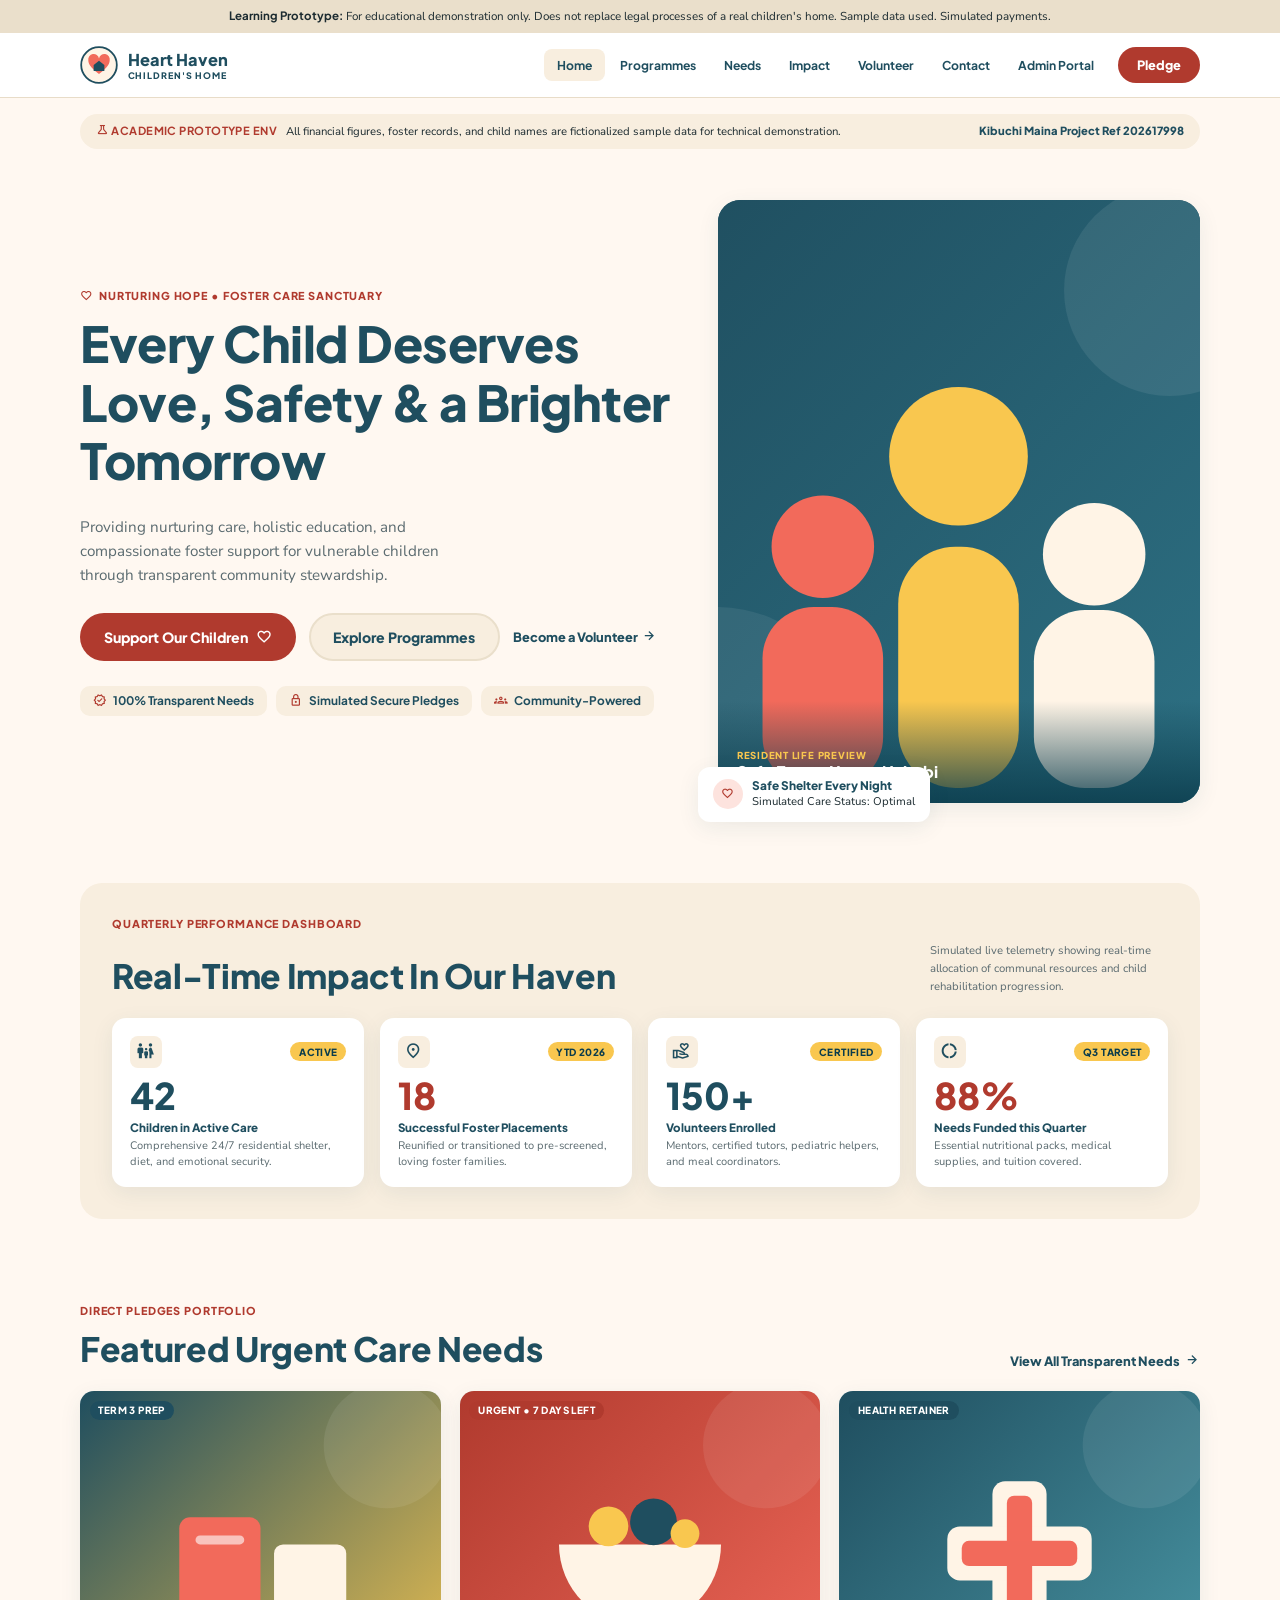
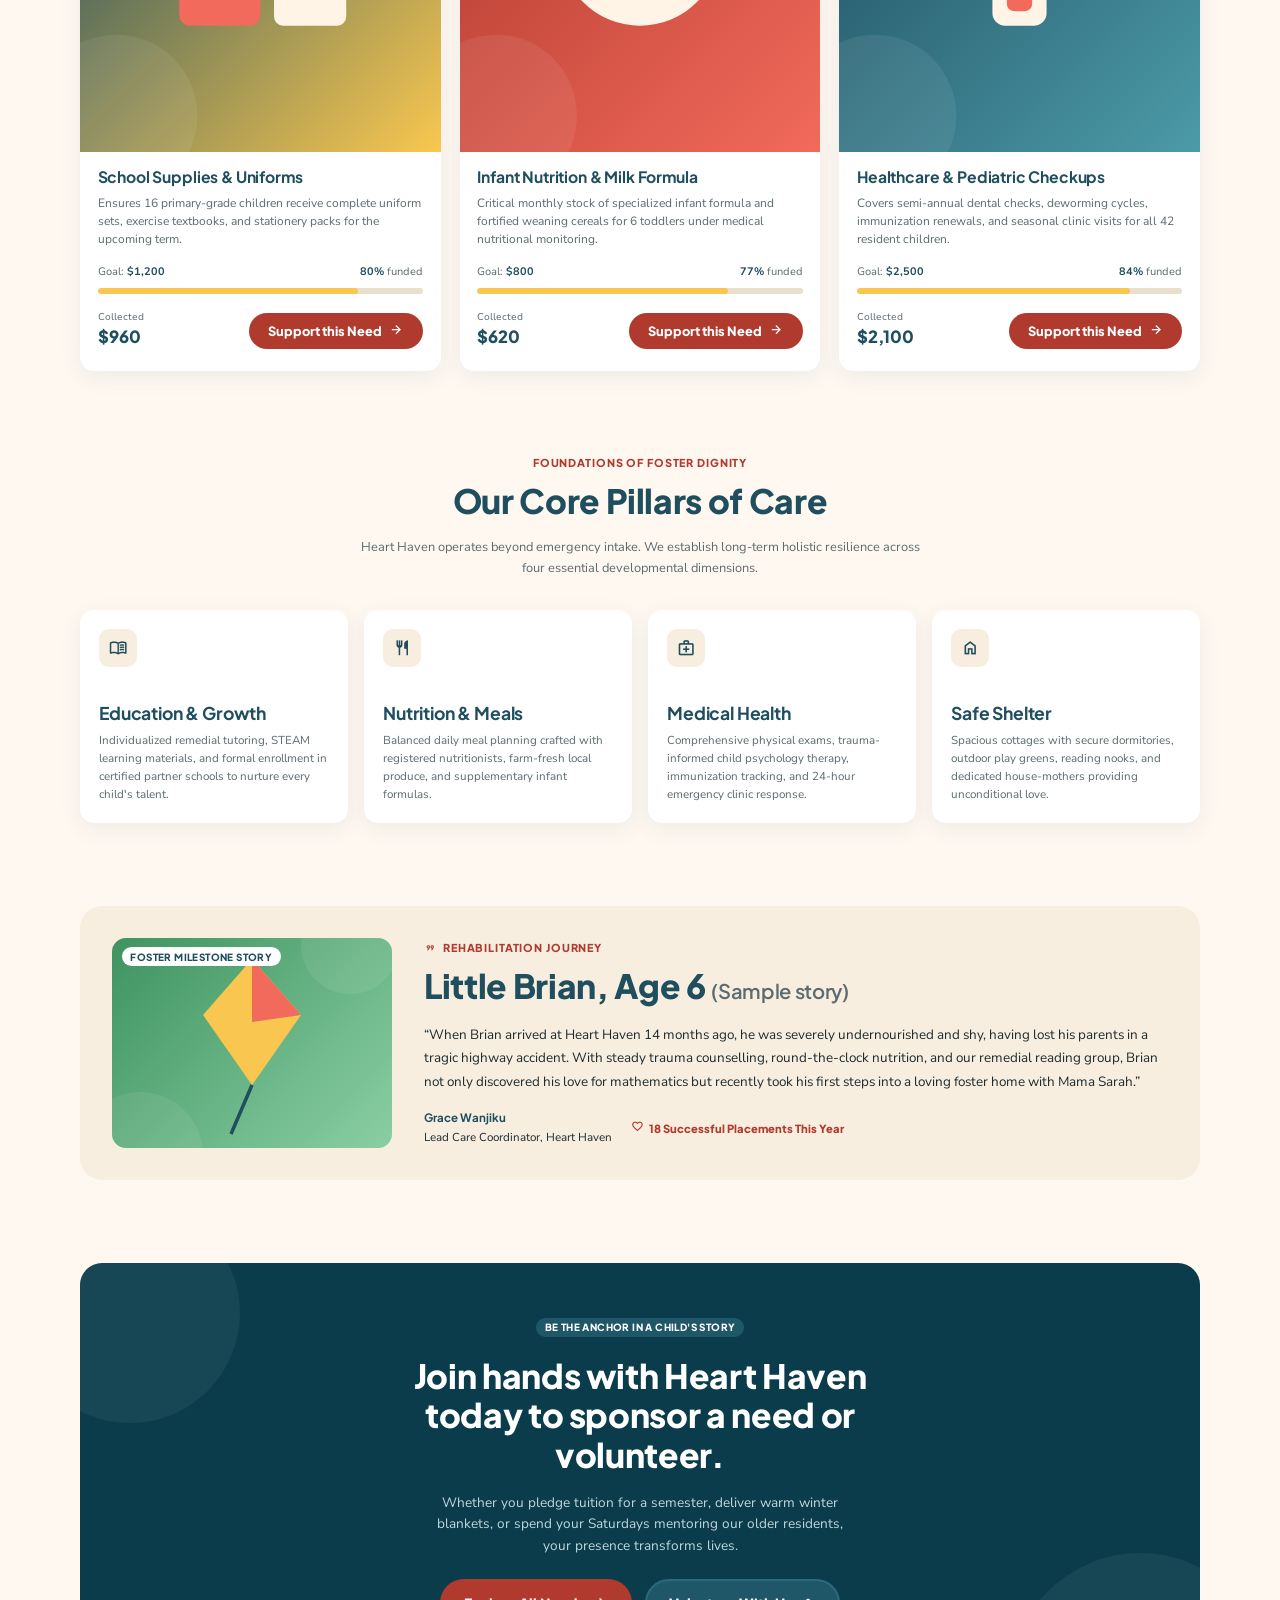
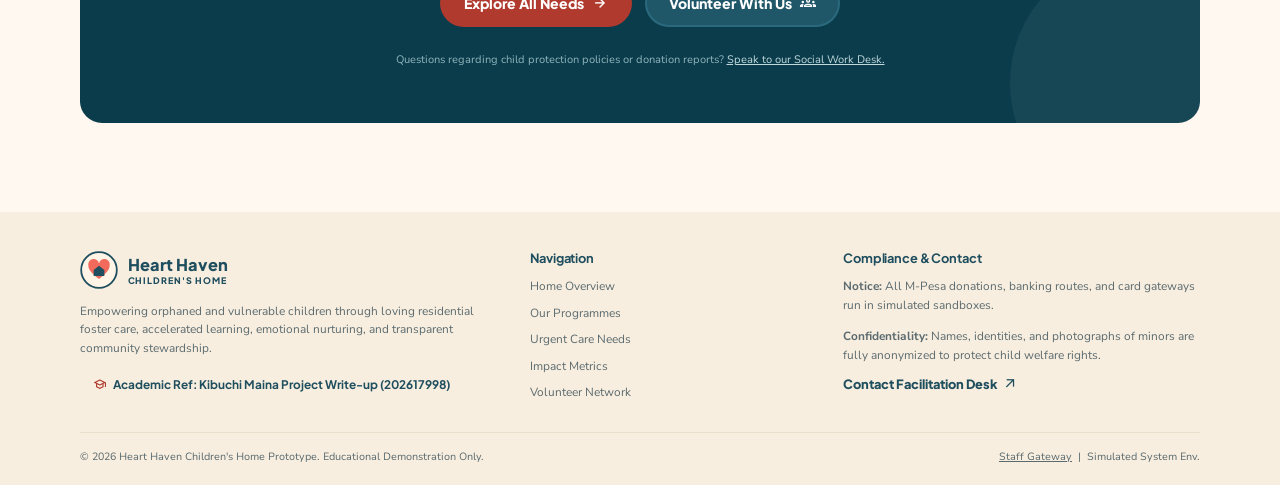
<file: index.html>
<!DOCTYPE html>
<html lang="en">
<head>
  <meta charset="UTF-8">
  <meta name="viewport" content="width=device-width, initial-scale=1">
  <title>Home | Heart Haven</title>
  <meta name="description" content="Heart Haven Children's Home: sponsor a need, volunteer, and see transparent impact. A learning prototype using sample data.">
  <link rel="preconnect" href="https://fonts.googleapis.com">
  <link rel="preconnect" href="https://fonts.gstatic.com" crossorigin>
  <link href="https://fonts.googleapis.com/css2?family=Nunito+Sans:wght@400;600;700;800&family=Plus+Jakarta+Sans:wght@500;700;800&display=swap" rel="stylesheet">
  <link href="https://fonts.googleapis.com/css2?family=Material+Symbols+Outlined:opsz,wght,FILL,GRAD@20..48,400..600,0..1,0" rel="stylesheet">
  <link rel="icon" href="images/logo.svg" type="image/svg+xml">
  <link rel="stylesheet" href="css/style.css">
</head>
<body>
  <div class="notice-bar"><strong>Learning Prototype:</strong> For educational demonstration only. Does not replace legal processes of a real children's home. Sample data used. Simulated payments.</div>
  <header class="site-header">
    <div class="container header-row">
      <a class="brand" href="index.html"><img class="brand-mark" src="images/logo.svg" alt=""><span class="brand-text"><strong>Heart Haven</strong><small>CHILDREN'S HOME</small></span></a>
      <button class="menu-toggle" type="button" aria-expanded="false" aria-controls="site-nav" aria-label="Open menu"><span class="material-symbols-outlined" aria-hidden="true">menu</span></button>
      <nav id="site-nav" class="site-nav" aria-label="Main">
        <a href="index.html" aria-current="page">Home</a>
        <a href="programmes.html">Programmes</a>
        <a href="needs.html">Needs</a>
        <a href="impact.html">Impact</a>
        <a href="volunteer.html">Volunteer</a>
        <a href="contact.html">Contact</a>
        <a href="admin.html">Admin Portal</a>
        <a class="btn btn-primary btn-sm nav-cta" href="support.html">Pledge</a>
      </nav>
    </div>
  </header>
  <main id="main">

    <div class="container">
      <div class="proto-strip"><span><b><span class="material-symbols-outlined" aria-hidden="true">science</span> Academic prototype env</b> &nbsp; All financial figures, foster records, and child names are fictionalized sample data for technical demonstration.</span><span class="ref">Kibuchi Maina Project Ref 202617998</span></div>
    </div>
    <section class="hero">
      <div class="container hero-grid">
        <div>
          <p class="eyebrow"><span class="material-symbols-outlined" aria-hidden="true">favorite</span> Nurturing hope &bull; Foster care sanctuary</p>
          <h1>Every Child Deserves Love, Safety &amp; a Brighter Tomorrow</h1>
          <p class="lead">Providing nurturing care, holistic education, and compassionate foster support for vulnerable children through transparent community stewardship.</p>
          <div class="hero-actions">
            <a class="btn btn-primary" href="support.html">Support Our Children <span class="material-symbols-outlined" aria-hidden="true">favorite</span></a>
            <a class="btn btn-soft" href="programmes.html">Explore Programmes</a>
            <a class="btn-link" href="volunteer.html">Become a Volunteer <span class="material-symbols-outlined" aria-hidden="true">arrow_forward</span></a>
          </div>
          <div class="trust-row">
            <span class="chip"><span class="material-symbols-outlined" aria-hidden="true">verified</span> 100% Transparent Needs</span>
            <span class="chip"><span class="material-symbols-outlined" aria-hidden="true">lock</span> Simulated Secure Pledges</span>
            <span class="chip"><span class="material-symbols-outlined" aria-hidden="true">groups</span> Community-Powered</span>
          </div>
        </div>
        <div class="hero-art">
          <div class="frame">
            <img src="images/hero.svg" alt="Illustration of children and caregivers together">
            <div class="caption"><small>Resident life preview</small><strong>Safe Foster Haven Nairobi</strong></div>
          </div>
          <div class="float-card"><span class="dot"><span class="material-symbols-outlined" aria-hidden="true">favorite</span></span><span><strong>Safe Shelter Every Night</strong>Simulated Care Status: Optimal</span></div>
        </div>
      </div>
    </section>

    <section class="section">
      <div class="container">
        <div class="panel">
          <p class="eyebrow">Quarterly performance dashboard</p>
          <div class="section-head" style="margin-bottom:0"><h2>Real-Time Impact In Our Haven</h2><p class="muted" style="max-width:34ch;font-size:.7rem;margin:0">Simulated live telemetry showing real-time allocation of communal resources and child rehabilitation progression.</p></div>
          <div class="stat-grid">
            <div class="stat"><div class="top"><span class="ic"><span class="material-symbols-outlined" aria-hidden="true">family_restroom</span></span><span class="pill pill-yellow">Active</span></div><div class="num">42</div><strong>Children in Active Care</strong><p>Comprehensive 24/7 residential shelter, diet, and emotional security.</p></div>
            <div class="stat"><div class="top"><span class="ic"><span class="material-symbols-outlined" aria-hidden="true">location_on</span></span><span class="pill pill-yellow">YTD 2026</span></div><div class="num red">18</div><strong>Successful Foster Placements</strong><p>Reunified or transitioned to pre-screened, loving foster families.</p></div>
            <div class="stat"><div class="top"><span class="ic"><span class="material-symbols-outlined" aria-hidden="true">volunteer_activism</span></span><span class="pill pill-yellow">Certified</span></div><div class="num">150+</div><strong>Volunteers Enrolled</strong><p>Mentors, certified tutors, pediatric helpers, and meal coordinators.</p></div>
            <div class="stat"><div class="top"><span class="ic"><span class="material-symbols-outlined" aria-hidden="true">donut_large</span></span><span class="pill pill-yellow">Q3 Target</span></div><div class="num red">88%</div><strong>Needs Funded this Quarter</strong><p>Essential nutritional packs, medical supplies, and tuition covered.</p></div>
          </div>
        </div>
      </div>
    </section>

    <section class="section">
      <div class="container">
        <div class="section-head"><div><p class="eyebrow">Direct pledges portfolio</p><h2>Featured Urgent Care Needs</h2></div><a class="btn-link" href="needs.html">View All Transparent Needs <span class="material-symbols-outlined" aria-hidden="true">arrow_forward</span></a></div>
        <div class="card-grid">
          <article class="need-card" data-category="education" data-urgent="false">
            <div class="media">
              <img src="images/supplies.svg" alt="Illustration for School Supplies &amp; Uniforms" loading="lazy">
              <span class="pill  tag-l">Term 3 Prep</span>
              
            </div>
            <div class="body">
              <h3>School Supplies &amp; Uniforms</h3>
              <p>Ensures 16 primary-grade children receive complete uniform sets, exercise textbooks, and stationery packs for the upcoming term.</p>
              <div class="meta"><span>Goal: <b>$1,200</b></span><span><b>80%</b> funded</span></div>
              <div class="progress" role="progressbar" aria-label="School Supplies &amp; Uniforms funding" aria-valuenow="80" aria-valuemin="0" aria-valuemax="100"><span style="width:80%"></span></div>
              <div class="foot"><div><small>Collected</small><strong>$960</strong></div><a class="btn btn-primary btn-sm" href="support.html">Support this Need <span class="material-symbols-outlined" aria-hidden="true">arrow_forward</span></a></div>
            </div>
          </article>
          <article class="need-card" data-category="nutrition" data-urgent="true">
            <div class="media">
              <img src="images/nutrition.svg" alt="Illustration for Infant Nutrition &amp; Milk Formula" loading="lazy">
              <span class="pill pill-red tag-l">Urgent &bull; 7 Days Left</span>
              
            </div>
            <div class="body">
              <h3>Infant Nutrition &amp; Milk Formula</h3>
              <p>Critical monthly stock of specialized infant formula and fortified weaning cereals for 6 toddlers under medical nutritional monitoring.</p>
              <div class="meta"><span>Goal: <b>$800</b></span><span><b>77%</b> funded</span></div>
              <div class="progress" role="progressbar" aria-label="Infant Nutrition &amp; Milk Formula funding" aria-valuenow="77" aria-valuemin="0" aria-valuemax="100"><span style="width:77%"></span></div>
              <div class="foot"><div><small>Collected</small><strong>$620</strong></div><a class="btn btn-primary btn-sm" href="support.html">Support this Need <span class="material-symbols-outlined" aria-hidden="true">arrow_forward</span></a></div>
            </div>
          </article>
          <article class="need-card" data-category="healthcare" data-urgent="false">
            <div class="media">
              <img src="images/health.svg" alt="Illustration for Healthcare &amp; Pediatric Checkups" loading="lazy">
              <span class="pill  tag-l">Health Retainer</span>
              
            </div>
            <div class="body">
              <h3>Healthcare &amp; Pediatric Checkups</h3>
              <p>Covers semi-annual dental checks, deworming cycles, immunization renewals, and seasonal clinic visits for all 42 resident children.</p>
              <div class="meta"><span>Goal: <b>$2,500</b></span><span><b>84%</b> funded</span></div>
              <div class="progress" role="progressbar" aria-label="Healthcare &amp; Pediatric Checkups funding" aria-valuenow="84" aria-valuemin="0" aria-valuemax="100"><span style="width:84%"></span></div>
              <div class="foot"><div><small>Collected</small><strong>$2,100</strong></div><a class="btn btn-primary btn-sm" href="support.html">Support this Need <span class="material-symbols-outlined" aria-hidden="true">arrow_forward</span></a></div>
            </div>
          </article>
        </div>
      </div>
    </section>

    <section class="section">
      <div class="container">
        <div class="section-center"><p class="eyebrow" style="justify-content:center">Foundations of foster dignity</p><h2>Our Core Pillars of Care</h2><p class="muted" style="font-size:.8rem">Heart Haven operates beyond emergency intake. We establish long-term holistic resilience across four essential developmental dimensions.</p></div>
        <div class="pillars">
          <div class="pillar"><span class="ic"><span class="material-symbols-outlined" aria-hidden="true">menu_book</span></span><h3>Education &amp; Growth</h3><p>Individualized remedial tutoring, STEAM learning materials, and formal enrollment in certified partner schools to nurture every child's talent.</p></div>
          <div class="pillar"><span class="ic"><span class="material-symbols-outlined" aria-hidden="true">restaurant</span></span><h3>Nutrition &amp; Meals</h3><p>Balanced daily meal planning crafted with registered nutritionists, farm-fresh local produce, and supplementary infant formulas.</p></div>
          <div class="pillar"><span class="ic"><span class="material-symbols-outlined" aria-hidden="true">medical_services</span></span><h3>Medical Health</h3><p>Comprehensive physical exams, trauma-informed child psychology therapy, immunization tracking, and 24-hour emergency clinic response.</p></div>
          <div class="pillar"><span class="ic"><span class="material-symbols-outlined" aria-hidden="true">home</span></span><h3>Safe Shelter</h3><p>Spacious cottages with secure dormitories, outdoor play greens, reading nooks, and dedicated house-mothers providing unconditional love.</p></div>
        </div>
      </div>
    </section>

    <section class="section">
      <div class="container">
        <div class="story">
          <div class="photo"><img src="images/story.svg" alt="Illustration of a kite flying" loading="lazy"><span class="pill pill-light">Foster milestone story</span></div>
          <div>
            <p class="eyebrow"><span class="material-symbols-outlined" aria-hidden="true">format_quote</span> Rehabilitation journey</p>
            <h2>Little Brian, Age 6 <small class="muted" style="font-size:.6em;font-weight:600">(Sample story)</small></h2>
            <blockquote>&ldquo;When Brian arrived at Heart Haven 14 months ago, he was severely undernourished and shy, having lost his parents in a tragic highway accident. With steady trauma counselling, round-the-clock nutrition, and our remedial reading group, Brian not only discovered his love for mathematics but recently took his first steps into a loving foster home with Mama Sarah.&rdquo;</blockquote>
            <div class="by"><span><b>Grace Wanjiku</b>Lead Care Coordinator, Heart Haven</span><span class="heart"><span class="material-symbols-outlined" aria-hidden="true">favorite</span> 18 Successful Placements This Year</span></div>
          </div>
        </div>
      </div>
    </section>

    <section class="section">
      <div class="container">
        <div class="cta-band">
          <span class="pill" style="background:#1F5668">Be the anchor in a child's story</span>
          <h2 style="margin-top:1rem">Join hands with Heart Haven today to sponsor a need or volunteer.</h2>
          <p>Whether you pledge tuition for a semester, deliver warm winter blankets, or spend your Saturdays mentoring our older residents, your presence transforms lives.</p>
          <div class="actions"><a class="btn btn-primary" href="needs.html">Explore All Needs <span class="material-symbols-outlined" aria-hidden="true">arrow_forward</span></a><a class="btn btn-soft" href="volunteer.html">Volunteer With Us <span class="material-symbols-outlined" aria-hidden="true">groups</span></a></div>
          <small>Questions regarding child protection policies or donation reports? <a href="contact.html">Speak to our Social Work Desk.</a></small>
        </div>
      </div>
    </section>
  </main>
  <footer class="site-footer">
    <div class="container">
      <div class="footer-grid">
        <div class="footer-brand">
          <a class="brand" href="index.html"><img class="brand-mark" src="images/logo.svg" alt=""><span class="brand-text"><strong>Heart Haven</strong><small>CHILDREN'S HOME</small></span></a>
          <p>Empowering orphaned and vulnerable children through loving residential foster care, accelerated learning, emotional nurturing, and transparent community stewardship.</p>
          <span class="chip"><span class="material-symbols-outlined" aria-hidden="true">school</span> Academic Ref: Kibuchi Maina Project Write-up (202617998)</span>
        </div>
        <div>
          <h4>Navigation</h4>
          <ul>
            <li><a href="index.html">Home Overview</a></li>
            <li><a href="programmes.html">Our Programmes</a></li>
            <li><a href="needs.html">Urgent Care Needs</a></li>
            <li><a href="impact.html">Impact Metrics</a></li>
            <li><a href="volunteer.html">Volunteer Network</a></li>
          </ul>
        </div>
        <div>
          <h4>Compliance &amp; Contact</h4>
          <p><strong>Notice:</strong> All M-Pesa donations, banking routes, and card gateways run in simulated sandboxes.</p>
          <p><strong>Confidentiality:</strong> Names, identities, and photographs of minors are fully anonymized to protect child welfare rights.</p>
          <a class="btn-link" href="contact.html">Contact Facilitation Desk <span class="material-symbols-outlined" aria-hidden="true">arrow_outward</span></a>
        </div>
      </div>
      <div class="footer-bottom">
        <span>&copy; 2026 Heart Haven Children's Home Prototype. Educational Demonstration Only.</span>
        <span><a href="admin.html">Staff Gateway</a> &nbsp;|&nbsp; Simulated System Env.</span>
      </div>
    </div>
  </footer>
  <script src="js/main.js"></script>
</body>
</html>
</file>
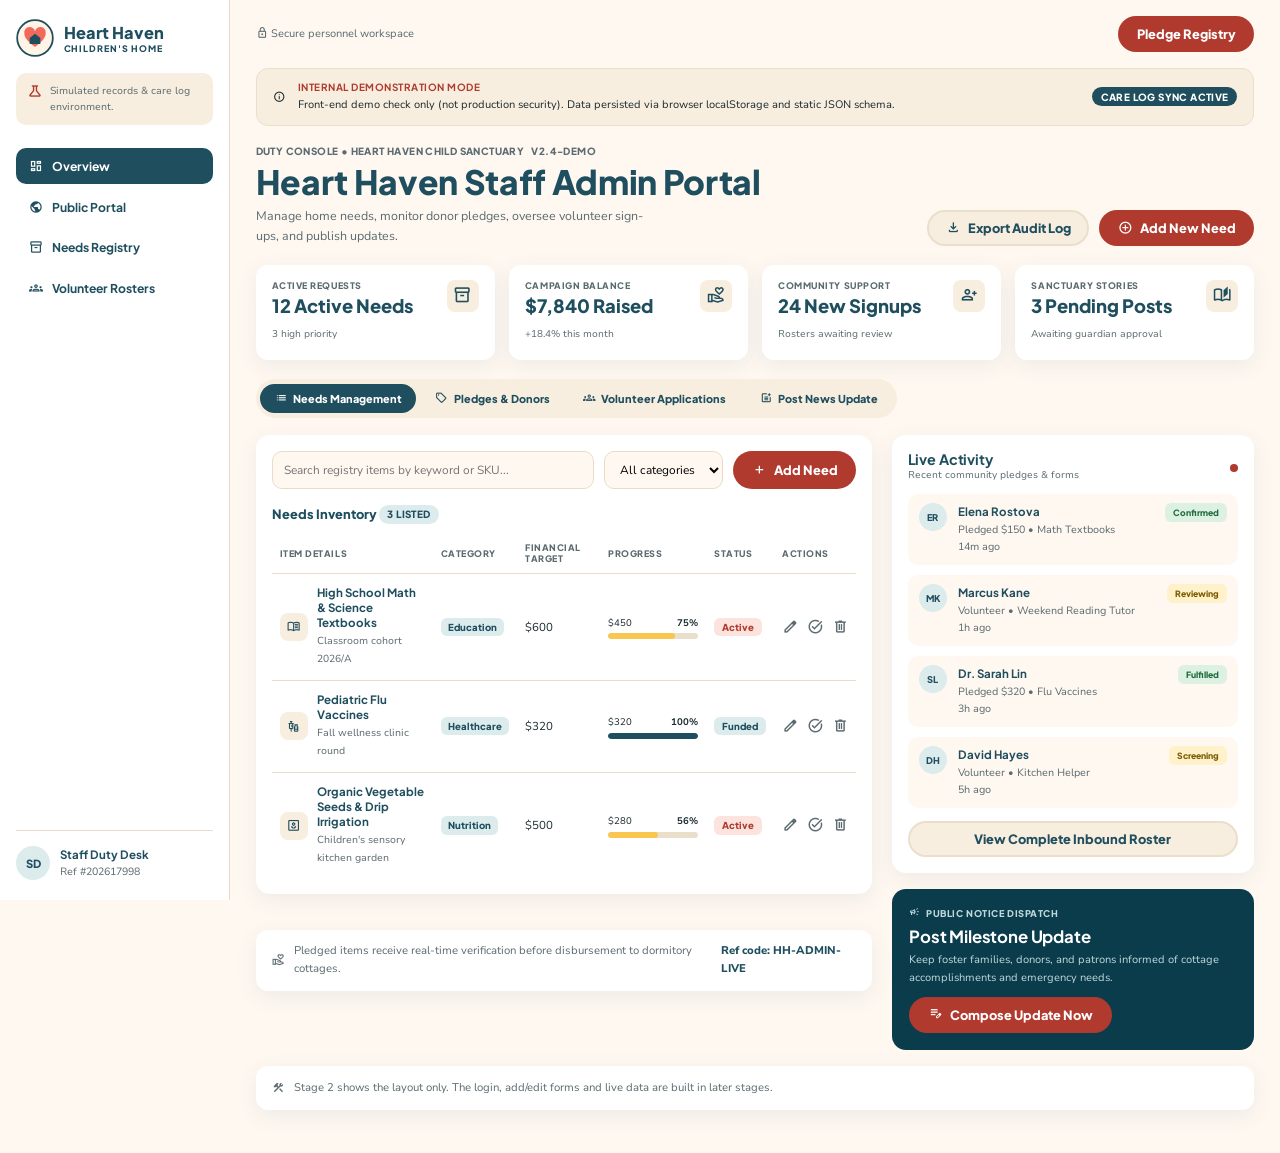
<file: admin.html>
<!DOCTYPE html>
<html lang="en">
<head>
  <meta charset="UTF-8">
  <meta name="viewport" content="width=device-width, initial-scale=1">
  <title>Staff Admin Portal | Heart Haven</title>
  <meta name="description" content="Staff admin portal for Heart Haven: manage needs, pledges, volunteers and news (demo only).">
  <link rel="preconnect" href="https://fonts.googleapis.com">
  <link rel="preconnect" href="https://fonts.gstatic.com" crossorigin>
  <link href="https://fonts.googleapis.com/css2?family=Nunito+Sans:wght@400;600;700;800&family=Plus+Jakarta+Sans:wght@500;700;800&display=swap" rel="stylesheet">
  <link href="https://fonts.googleapis.com/css2?family=Material+Symbols+Outlined:opsz,wght,FILL,GRAD@20..48,400..600,0..1,0" rel="stylesheet">
  <link rel="icon" href="images/logo.svg" type="image/svg+xml">
  <link rel="stylesheet" href="css/style.css">
</head>
<body>
  <div class="admin-shell">
    <aside class="sidebar">
      <a class="brand" href="index.html"><img class="brand-mark" src="images/logo.svg" alt=""><span class="brand-text"><strong>Heart Haven</strong><small>CHILDREN'S HOME</small></span></a>
      <div class="env"><span class="material-symbols-outlined" aria-hidden="true">science</span> <span>Simulated records &amp; care log environment.</span></div>
      <nav class="side-nav" aria-label="Admin">
        <a href="admin.html" aria-current="page"><span class="material-symbols-outlined" aria-hidden="true">dashboard</span> Overview</a>
        <a href="index.html"><span class="material-symbols-outlined" aria-hidden="true">public</span> Public Portal</a>
        <a href="needs.html"><span class="material-symbols-outlined" aria-hidden="true">inventory_2</span> Needs Registry</a>
        <a href="volunteer.html"><span class="material-symbols-outlined" aria-hidden="true">groups</span> Volunteer Rosters</a>
      </nav>
      <div class="side-user"><span class="avatar">SD</span><span><b>Staff Duty Desk</b>Ref #202617998</span></div>
    </aside>
    <div class="admin-main" id="main">
      <div class="admin-top"><span><span class="material-symbols-outlined" aria-hidden="true">lock</span> Secure personnel workspace</span><a class="btn btn-primary btn-sm" href="support.html">Pledge Registry</a></div>
      <div class="demo-banner"><span class="material-symbols-outlined" aria-hidden="true">info</span><span><b>Internal demonstration mode</b>Front-end demo check only (not production security). Data persisted via browser localStorage and static JSON schema.</span><span class="pill">Care log sync active</span></div>
      <div class="admin-title">
        <div><small>Duty console &bull; Heart Haven child sanctuary &nbsp; v2.4-demo</small><h1>Heart Haven Staff Admin Portal</h1><p>Manage home needs, monitor donor pledges, oversee volunteer sign-ups, and publish updates.</p></div>
        <div class="btns"><button class="btn btn-soft btn-sm" type="button"><span class="material-symbols-outlined" aria-hidden="true">download</span> Export Audit Log</button><button class="btn btn-primary btn-sm" type="button"><span class="material-symbols-outlined" aria-hidden="true">add_circle</span> Add New Need</button></div>
      </div>
      <div class="admin-stats">
        <div class="a-stat"><div><small>Active requests</small><strong>12 Active Needs</strong><span class="sub warn">3 high priority</span></div><span class="ic"><span class="material-symbols-outlined" aria-hidden="true">inventory_2</span></span></div>
        <div class="a-stat"><div><small>Campaign balance</small><strong>$7,840 Raised</strong><span class="sub up">+18.4% this month</span></div><span class="ic"><span class="material-symbols-outlined" aria-hidden="true">volunteer_activism</span></span></div>
        <div class="a-stat"><div><small>Community support</small><strong>24 New Signups</strong><span class="sub ">Rosters awaiting review</span></div><span class="ic"><span class="material-symbols-outlined" aria-hidden="true">person_add</span></span></div>
        <div class="a-stat"><div><small>Sanctuary stories</small><strong>3 Pending Posts</strong><span class="sub ">Awaiting guardian approval</span></div><span class="ic"><span class="material-symbols-outlined" aria-hidden="true">auto_stories</span></span></div>
      </div>
      <div class="tabs" role="tablist" aria-label="Admin sections">
        <button class="tab" role="tab" aria-selected="true" type="button"><span class="material-symbols-outlined" aria-hidden="true">list</span> Needs Management</button>
        <button class="tab" role="tab" aria-selected="false" type="button"><span class="material-symbols-outlined" aria-hidden="true">sell</span> Pledges &amp; Donors</button>
        <button class="tab" role="tab" aria-selected="false" type="button"><span class="material-symbols-outlined" aria-hidden="true">groups</span> Volunteer Applications</button>
        <button class="tab" role="tab" aria-selected="false" type="button"><span class="material-symbols-outlined" aria-hidden="true">post_add</span> Post News Update</button>
      </div>
      <div class="admin-grid">
        <div class="stack">
          <div class="table-card">
            <div class="toolbar"><input type="search" placeholder="Search registry items by keyword or SKU..." aria-label="Search needs"><select aria-label="Filter by category"><option>All categories</option><option>Education</option><option>Healthcare</option><option>Nutrition</option></select><button class="btn btn-primary btn-sm" type="button"><span class="material-symbols-outlined" aria-hidden="true">add</span> Add Need</button></div>
            <p style="font:800 .8rem var(--font-head);color:var(--teal);margin:0 0 .6rem">Needs Inventory <span class="pill pill-light" style="background:var(--teal-soft)">3 listed</span></p>
            <div class="table-wrap"><table class="data">
              <thead><tr><th scope="col">Item details</th><th scope="col">Category</th><th scope="col">Financial target</th><th scope="col">Progress</th><th scope="col">Status</th><th scope="col">Actions</th></tr></thead>
              <tbody>
              <tr><td><div class="item"><span class="ic"><span class="material-symbols-outlined" aria-hidden="true">menu_book</span></span><span><b>High School Math &amp; Science Textbooks</b><small>Classroom cohort 2026/A</small></span></div></td><td><span class="cat">Education</span></td><td>$600</td><td><div class="mini-bar"><div class="l"><span>$450</span><b>75%</b></div><div class="progress"><span style="width:75%"></span></div></div></td><td><span class="status ">Active</span></td><td><div class="row-actions"><span class="material-symbols-outlined" aria-hidden="true">edit</span><span class="material-symbols-outlined" aria-hidden="true">task_alt</span><span class="material-symbols-outlined" aria-hidden="true">delete</span></div></td></tr>
              <tr><td><div class="item"><span class="ic"><span class="material-symbols-outlined" aria-hidden="true">vaccines</span></span><span><b>Pediatric Flu Vaccines</b><small>Fall wellness clinic round</small></span></div></td><td><span class="cat">Healthcare</span></td><td>$320</td><td><div class="mini-bar"><div class="l"><span>$320</span><b>100%</b></div><div class="progress done"><span style="width:100%"></span></div></div></td><td><span class="status ok">Funded</span></td><td><div class="row-actions"><span class="material-symbols-outlined" aria-hidden="true">edit</span><span class="material-symbols-outlined" aria-hidden="true">task_alt</span><span class="material-symbols-outlined" aria-hidden="true">delete</span></div></td></tr>
              <tr><td><div class="item"><span class="ic"><span class="material-symbols-outlined" aria-hidden="true">yard</span></span><span><b>Organic Vegetable Seeds &amp; Drip Irrigation</b><small>Children's sensory kitchen garden</small></span></div></td><td><span class="cat">Nutrition</span></td><td>$500</td><td><div class="mini-bar"><div class="l"><span>$280</span><b>56%</b></div><div class="progress"><span style="width:56%"></span></div></div></td><td><span class="status ">Active</span></td><td><div class="row-actions"><span class="material-symbols-outlined" aria-hidden="true">edit</span><span class="material-symbols-outlined" aria-hidden="true">task_alt</span><span class="material-symbols-outlined" aria-hidden="true">delete</span></div></td></tr>
              </tbody>
            </table></div>
          </div>
          <div class="admin-note"><span class="material-symbols-outlined" aria-hidden="true">volunteer_activism</span> Pledged items receive real-time verification before disbursement to dormitory cottages. <span style="margin-left:auto;font-weight:800;color:var(--teal)">Ref code: HH-ADMIN-LIVE</span></div>
        </div>
        <div class="side-cards">
          <div class="activity"><header><div><h3>Live Activity</h3><small>Recent community pledges &amp; forms</small></div><span class="live-dot" title="Live"></span></header>
            <div class="act-item"><span class="avatar">ER</span><div><div class="top"><b>Elena Rostova</b><span class="status good">Confirmed</span></div>Pledged $150 &bull; Math Textbooks<br>14m ago</div></div><div class="act-item"><span class="avatar">MK</span><div><div class="top"><b>Marcus Kane</b><span class="status warn">Reviewing</span></div>Volunteer &bull; Weekend Reading Tutor<br>1h ago</div></div><div class="act-item"><span class="avatar">SL</span><div><div class="top"><b>Dr. Sarah Lin</b><span class="status good">Fulfilled</span></div>Pledged $320 &bull; Flu Vaccines<br>3h ago</div></div><div class="act-item"><span class="avatar">DH</span><div><div class="top"><b>David Hayes</b><span class="status warn">Screening</span></div>Volunteer &bull; Kitchen Helper<br>5h ago</div></div>
            <button class="btn btn-soft btn-sm btn-block" style="margin-top:.8rem" type="button">View Complete Inbound Roster</button>
          </div>
          <div class="dispatch"><small><span class="material-symbols-outlined" aria-hidden="true">campaign</span> Public notice dispatch</small><h3>Post Milestone Update</h3><p>Keep foster families, donors, and patrons informed of cottage accomplishments and emergency needs.</p><button class="btn btn-primary btn-sm" type="button"><span class="material-symbols-outlined" aria-hidden="true">edit_note</span> Compose Update Now</button></div>
        </div>
      </div>
      <p class="admin-note"><span class="material-symbols-outlined" aria-hidden="true">construction</span> Stage 2 shows the layout only. The login, add/edit forms and live data are built in later stages.</p>
    </div>
  </div>
  <script src="js/main.js"></script>
</body>
</html>
</file>
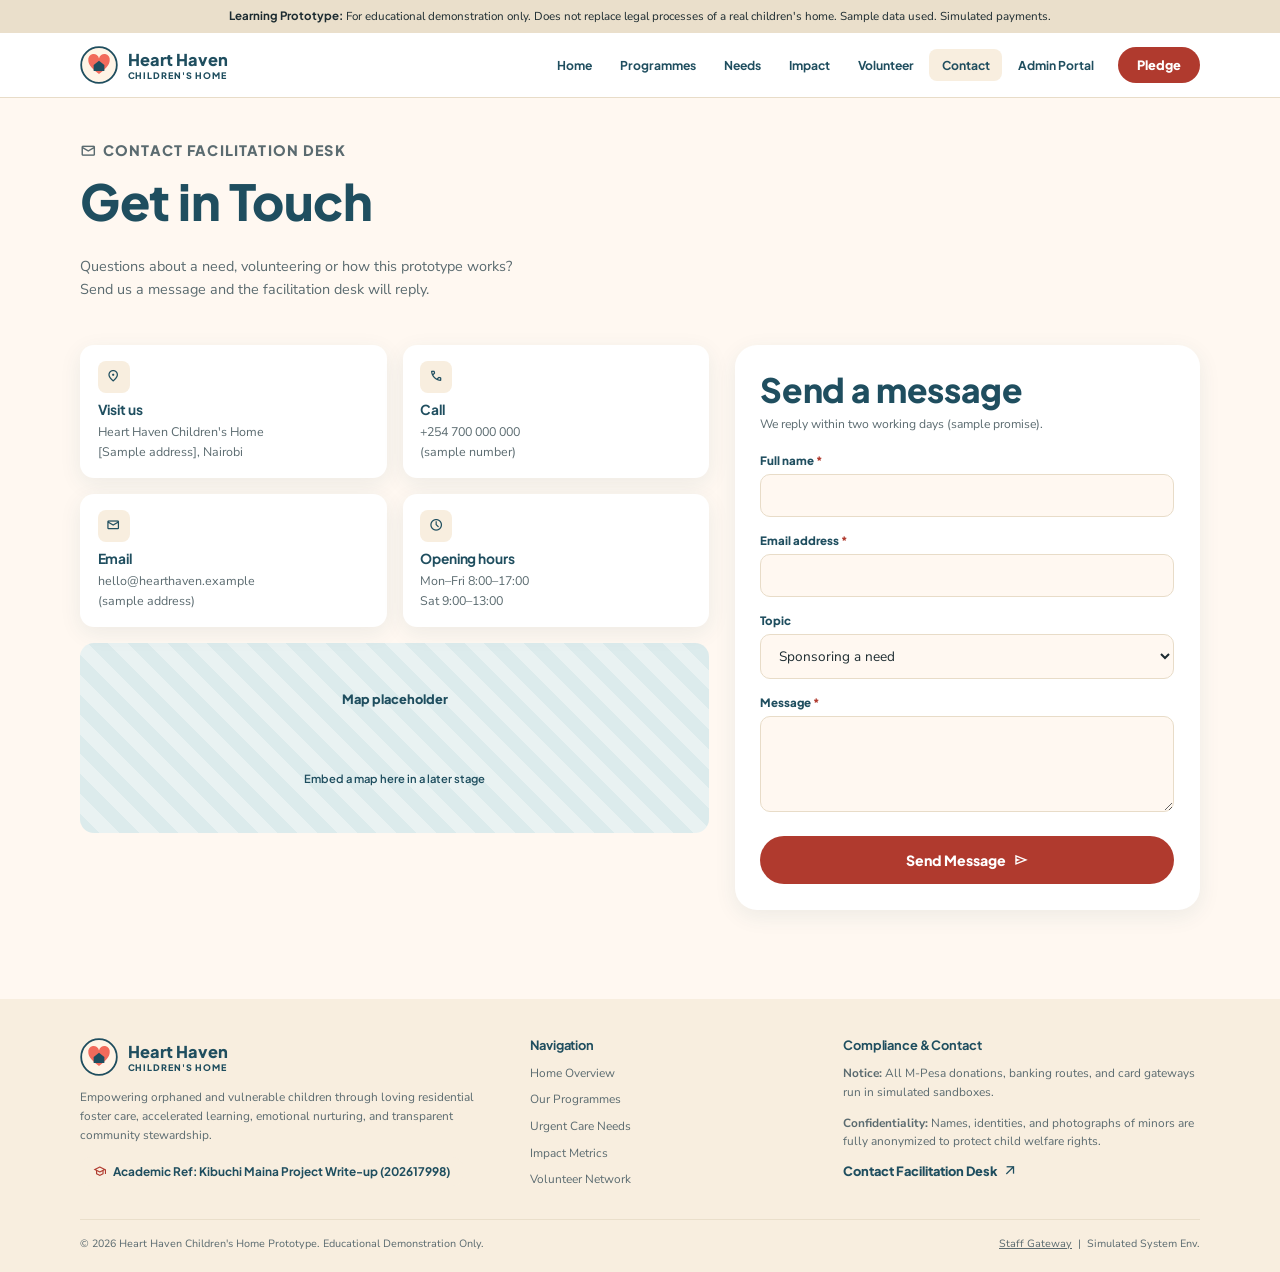
<file: contact.html>
<!DOCTYPE html>
<html lang="en">
<head>
  <meta charset="UTF-8">
  <meta name="viewport" content="width=device-width, initial-scale=1">
  <title>Contact | Heart Haven</title>
  <meta name="description" content="Contact Heart Haven Children's Home: sample address, phone, email and opening hours.">
  <link rel="preconnect" href="https://fonts.googleapis.com">
  <link rel="preconnect" href="https://fonts.gstatic.com" crossorigin>
  <link href="https://fonts.googleapis.com/css2?family=Nunito+Sans:wght@400;600;700;800&family=Plus+Jakarta+Sans:wght@500;700;800&display=swap" rel="stylesheet">
  <link href="https://fonts.googleapis.com/css2?family=Material+Symbols+Outlined:opsz,wght,FILL,GRAD@20..48,400..600,0..1,0" rel="stylesheet">
  <link rel="icon" href="images/logo.svg" type="image/svg+xml">
  <link rel="stylesheet" href="css/style.css">
</head>
<body>
  <div class="notice-bar"><strong>Learning Prototype:</strong> For educational demonstration only. Does not replace legal processes of a real children's home. Sample data used. Simulated payments.</div>
  <header class="site-header">
    <div class="container header-row">
      <a class="brand" href="index.html"><img class="brand-mark" src="images/logo.svg" alt=""><span class="brand-text"><strong>Heart Haven</strong><small>CHILDREN'S HOME</small></span></a>
      <button class="menu-toggle" type="button" aria-expanded="false" aria-controls="site-nav" aria-label="Open menu"><span class="material-symbols-outlined" aria-hidden="true">menu</span></button>
      <nav id="site-nav" class="site-nav" aria-label="Main">
        <a href="index.html">Home</a>
        <a href="programmes.html">Programmes</a>
        <a href="needs.html">Needs</a>
        <a href="impact.html">Impact</a>
        <a href="volunteer.html">Volunteer</a>
        <a href="contact.html" aria-current="page">Contact</a>
        <a href="admin.html">Admin Portal</a>
        <a class="btn btn-primary btn-sm nav-cta" href="support.html">Pledge</a>
      </nav>
    </div>
  </header>
  <main id="main">
    <section class="page-head">
      <div class="container"><p class="eyebrow"><span class="material-symbols-outlined" aria-hidden="true">mail</span> Contact facilitation desk</p><h1>Get in Touch</h1><p>Questions about a need, volunteering or how this prototype works? Send us a message and the facilitation desk will reply.</p></div>
    </section>
    <section class="section" style="padding-top:.4rem">
      <div class="container split">
        <div>
          <div class="info-cards">
            <div class="info-card"><span class="ic"><span class="material-symbols-outlined" aria-hidden="true">location_on</span></span><h3>Visit us</h3><p>Heart Haven Children's Home<br>[Sample address], Nairobi</p></div>
            <div class="info-card"><span class="ic"><span class="material-symbols-outlined" aria-hidden="true">call</span></span><h3>Call</h3><p>+254 700 000 000<br>(sample number)</p></div>
            <div class="info-card"><span class="ic"><span class="material-symbols-outlined" aria-hidden="true">mail</span></span><h3>Email</h3><p>hello@hearthaven.example<br>(sample address)</p></div>
            <div class="info-card"><span class="ic"><span class="material-symbols-outlined" aria-hidden="true">schedule</span></span><h3>Opening hours</h3><p>Mon&ndash;Fri 8:00&ndash;17:00<br>Sat 9:00&ndash;13:00</p></div>
          </div>
          <div class="map-box">Map placeholder<br><span style="font-weight:600;font-size:.7rem">Embed a map here in a later stage</span></div>
        </div>
        <form class="form-card" action="#" novalidate>
          <h2>Send a message</h2><p class="sub">We reply within two working days (sample promise).</p>
          <div class="field"><label for="c-name">Full name <span class="req">*</span></label><input type="text" id="c-name" name="name" required></div>
          <div class="field"><label for="c-email">Email address <span class="req">*</span></label><input type="email" id="c-email" name="email" required></div>
          <div class="field"><label for="c-topic">Topic</label><select id="c-topic" name="topic"><option>Sponsoring a need</option><option>Volunteering</option><option>Child protection policy</option><option>Something else</option></select></div>
          <div class="field"><label for="c-msg">Message <span class="req">*</span></label><textarea id="c-msg" name="message" required></textarea></div>
          <button class="btn btn-primary btn-block" type="submit">Send Message <span class="material-symbols-outlined" aria-hidden="true">send</span></button>
        </form>
      </div>
    </section>
  </main>
  <footer class="site-footer">
    <div class="container">
      <div class="footer-grid">
        <div class="footer-brand">
          <a class="brand" href="index.html"><img class="brand-mark" src="images/logo.svg" alt=""><span class="brand-text"><strong>Heart Haven</strong><small>CHILDREN'S HOME</small></span></a>
          <p>Empowering orphaned and vulnerable children through loving residential foster care, accelerated learning, emotional nurturing, and transparent community stewardship.</p>
          <span class="chip"><span class="material-symbols-outlined" aria-hidden="true">school</span> Academic Ref: Kibuchi Maina Project Write-up (202617998)</span>
        </div>
        <div>
          <h4>Navigation</h4>
          <ul>
            <li><a href="index.html">Home Overview</a></li>
            <li><a href="programmes.html">Our Programmes</a></li>
            <li><a href="needs.html">Urgent Care Needs</a></li>
            <li><a href="impact.html">Impact Metrics</a></li>
            <li><a href="volunteer.html">Volunteer Network</a></li>
          </ul>
        </div>
        <div>
          <h4>Compliance &amp; Contact</h4>
          <p><strong>Notice:</strong> All M-Pesa donations, banking routes, and card gateways run in simulated sandboxes.</p>
          <p><strong>Confidentiality:</strong> Names, identities, and photographs of minors are fully anonymized to protect child welfare rights.</p>
          <a class="btn-link" href="contact.html">Contact Facilitation Desk <span class="material-symbols-outlined" aria-hidden="true">arrow_outward</span></a>
        </div>
      </div>
      <div class="footer-bottom">
        <span>&copy; 2026 Heart Haven Children's Home Prototype. Educational Demonstration Only.</span>
        <span><a href="admin.html">Staff Gateway</a> &nbsp;|&nbsp; Simulated System Env.</span>
      </div>
    </div>
  </footer>
  <script src="js/main.js"></script>
</body>
</html>
</file>
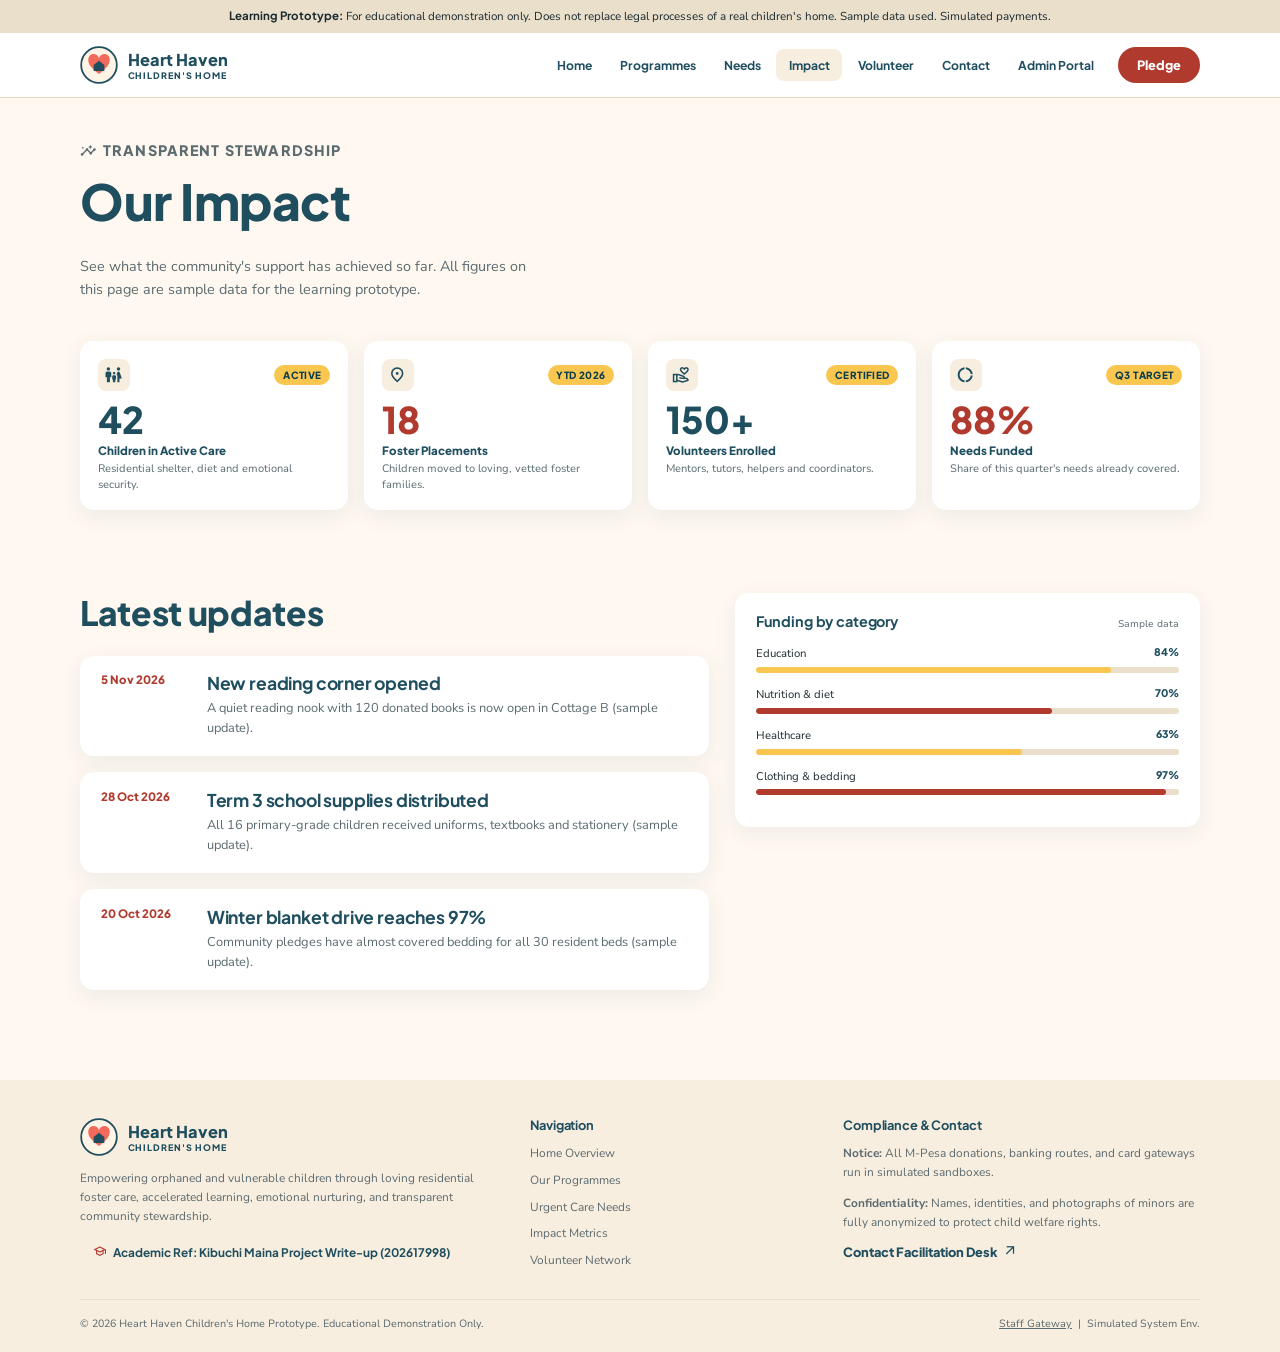
<file: impact.html>
<!DOCTYPE html>
<html lang="en">
<head>
  <meta charset="UTF-8">
  <meta name="viewport" content="width=device-width, initial-scale=1">
  <title>Impact | Heart Haven</title>
  <meta name="description" content="Impact figures and updates from Heart Haven Children's Home (sample data).">
  <link rel="preconnect" href="https://fonts.googleapis.com">
  <link rel="preconnect" href="https://fonts.gstatic.com" crossorigin>
  <link href="https://fonts.googleapis.com/css2?family=Nunito+Sans:wght@400;600;700;800&family=Plus+Jakarta+Sans:wght@500;700;800&display=swap" rel="stylesheet">
  <link href="https://fonts.googleapis.com/css2?family=Material+Symbols+Outlined:opsz,wght,FILL,GRAD@20..48,400..600,0..1,0" rel="stylesheet">
  <link rel="icon" href="images/logo.svg" type="image/svg+xml">
  <link rel="stylesheet" href="css/style.css">
</head>
<body>
  <div class="notice-bar"><strong>Learning Prototype:</strong> For educational demonstration only. Does not replace legal processes of a real children's home. Sample data used. Simulated payments.</div>
  <header class="site-header">
    <div class="container header-row">
      <a class="brand" href="index.html"><img class="brand-mark" src="images/logo.svg" alt=""><span class="brand-text"><strong>Heart Haven</strong><small>CHILDREN'S HOME</small></span></a>
      <button class="menu-toggle" type="button" aria-expanded="false" aria-controls="site-nav" aria-label="Open menu"><span class="material-symbols-outlined" aria-hidden="true">menu</span></button>
      <nav id="site-nav" class="site-nav" aria-label="Main">
        <a href="index.html">Home</a>
        <a href="programmes.html">Programmes</a>
        <a href="needs.html">Needs</a>
        <a href="impact.html" aria-current="page">Impact</a>
        <a href="volunteer.html">Volunteer</a>
        <a href="contact.html">Contact</a>
        <a href="admin.html">Admin Portal</a>
        <a class="btn btn-primary btn-sm nav-cta" href="support.html">Pledge</a>
      </nav>
    </div>
  </header>
  <main id="main">
    <section class="page-head">
      <div class="container"><p class="eyebrow"><span class="material-symbols-outlined" aria-hidden="true">insights</span> Transparent stewardship</p><h1>Our Impact</h1><p>See what the community's support has achieved so far. All figures on this page are sample data for the learning prototype.</p></div>
    </section>
    <section class="section" style="padding-top:.2rem">
      <div class="container">
        <div class="stat-grid" style="margin-top:0">
            <div class="stat"><div class="top"><span class="ic"><span class="material-symbols-outlined" aria-hidden="true">family_restroom</span></span><span class="pill pill-yellow">Active</span></div><div class="num">42</div><strong>Children in Active Care</strong><p>Residential shelter, diet and emotional security.</p></div>
            <div class="stat"><div class="top"><span class="ic"><span class="material-symbols-outlined" aria-hidden="true">location_on</span></span><span class="pill pill-yellow">YTD 2026</span></div><div class="num red">18</div><strong>Foster Placements</strong><p>Children moved to loving, vetted foster families.</p></div>
            <div class="stat"><div class="top"><span class="ic"><span class="material-symbols-outlined" aria-hidden="true">volunteer_activism</span></span><span class="pill pill-yellow">Certified</span></div><div class="num">150+</div><strong>Volunteers Enrolled</strong><p>Mentors, tutors, helpers and coordinators.</p></div>
            <div class="stat"><div class="top"><span class="ic"><span class="material-symbols-outlined" aria-hidden="true">donut_large</span></span><span class="pill pill-yellow">Q3 Target</span></div><div class="num red">88%</div><strong>Needs Funded</strong><p>Share of this quarter's needs already covered.</p></div></div>
      </div>
    </section>
    <section class="section">
      <div class="container split">
        <div>
          <div class="section-head"><h2>Latest updates</h2></div>
          <div class="news-list"><article class="news-item"><time>5 Nov 2026</time><div><h3>New reading corner opened</h3><p>A quiet reading nook with 120 donated books is now open in Cottage B (sample update).</p></div></article><article class="news-item"><time>28 Oct 2026</time><div><h3>Term 3 school supplies distributed</h3><p>All 16 primary-grade children received uniforms, textbooks and stationery (sample update).</p></div></article><article class="news-item"><time>20 Oct 2026</time><div><h3>Winter blanket drive reaches 97%</h3><p>Community pledges have almost covered bedding for all 30 resident beds (sample update).</p></div></article></div>
        </div>
        <div class="bars"><header><h3>Funding by category</h3><small>Sample data</small></header>
          <div class="bar-row"><div class="lbl"><span>Education</span><b>84%</b></div><div class="progress" role="progressbar" aria-valuenow="84" aria-valuemin="0" aria-valuemax="100" aria-label="Education"><span style="width:84%"></span></div></div><div class="bar-row"><div class="lbl"><span>Nutrition &amp; diet</span><b>70%</b></div><div class="progress red" role="progressbar" aria-valuenow="70" aria-valuemin="0" aria-valuemax="100" aria-label="Nutrition &amp; diet"><span style="width:70%"></span></div></div><div class="bar-row"><div class="lbl"><span>Healthcare</span><b>63%</b></div><div class="progress" role="progressbar" aria-valuenow="63" aria-valuemin="0" aria-valuemax="100" aria-label="Healthcare"><span style="width:63%"></span></div></div><div class="bar-row"><div class="lbl"><span>Clothing &amp; bedding</span><b>97%</b></div><div class="progress red" role="progressbar" aria-valuenow="97" aria-valuemin="0" aria-valuemax="100" aria-label="Clothing &amp; bedding"><span style="width:97%"></span></div></div>
        </div>
      </div>
    </section>
  </main>
  <footer class="site-footer">
    <div class="container">
      <div class="footer-grid">
        <div class="footer-brand">
          <a class="brand" href="index.html"><img class="brand-mark" src="images/logo.svg" alt=""><span class="brand-text"><strong>Heart Haven</strong><small>CHILDREN'S HOME</small></span></a>
          <p>Empowering orphaned and vulnerable children through loving residential foster care, accelerated learning, emotional nurturing, and transparent community stewardship.</p>
          <span class="chip"><span class="material-symbols-outlined" aria-hidden="true">school</span> Academic Ref: Kibuchi Maina Project Write-up (202617998)</span>
        </div>
        <div>
          <h4>Navigation</h4>
          <ul>
            <li><a href="index.html">Home Overview</a></li>
            <li><a href="programmes.html">Our Programmes</a></li>
            <li><a href="needs.html">Urgent Care Needs</a></li>
            <li><a href="impact.html">Impact Metrics</a></li>
            <li><a href="volunteer.html">Volunteer Network</a></li>
          </ul>
        </div>
        <div>
          <h4>Compliance &amp; Contact</h4>
          <p><strong>Notice:</strong> All M-Pesa donations, banking routes, and card gateways run in simulated sandboxes.</p>
          <p><strong>Confidentiality:</strong> Names, identities, and photographs of minors are fully anonymized to protect child welfare rights.</p>
          <a class="btn-link" href="contact.html">Contact Facilitation Desk <span class="material-symbols-outlined" aria-hidden="true">arrow_outward</span></a>
        </div>
      </div>
      <div class="footer-bottom">
        <span>&copy; 2026 Heart Haven Children's Home Prototype. Educational Demonstration Only.</span>
        <span><a href="admin.html">Staff Gateway</a> &nbsp;|&nbsp; Simulated System Env.</span>
      </div>
    </div>
  </footer>
  <script src="js/main.js"></script>
</body>
</html>
</file>
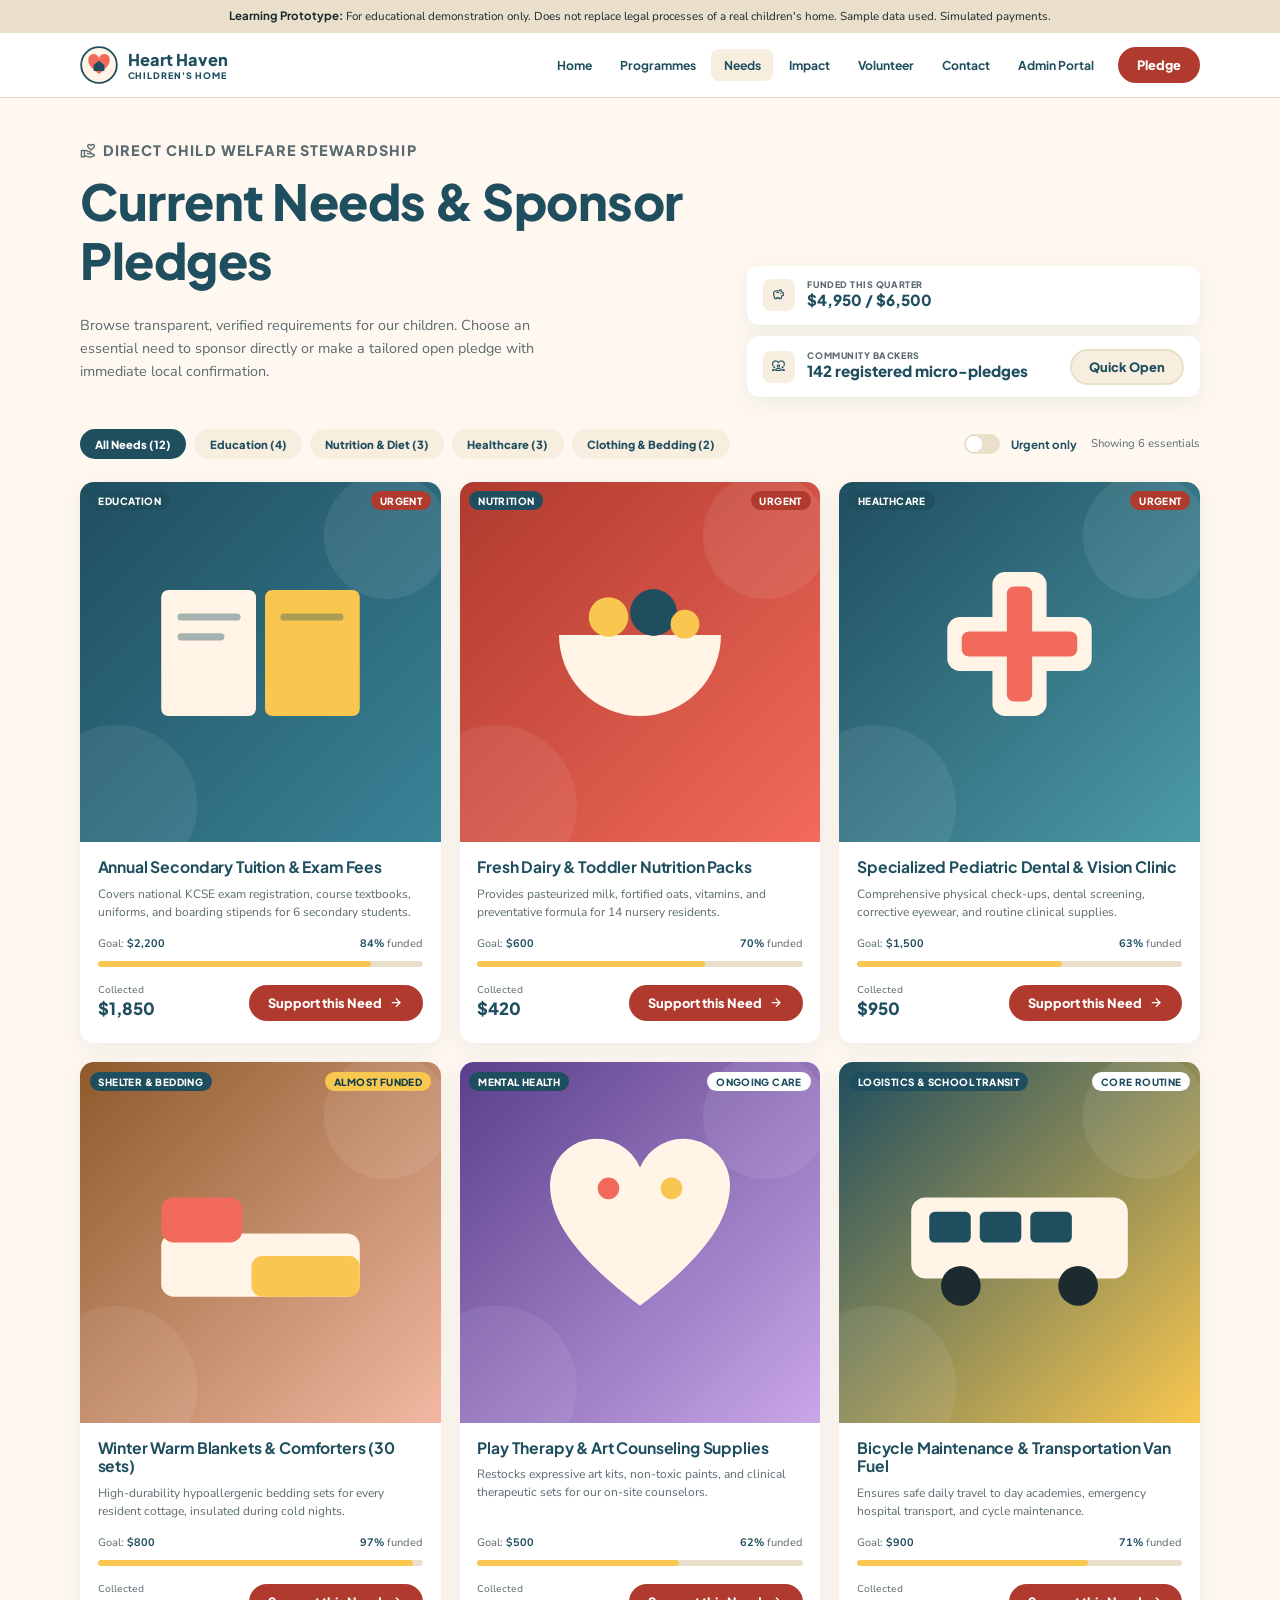
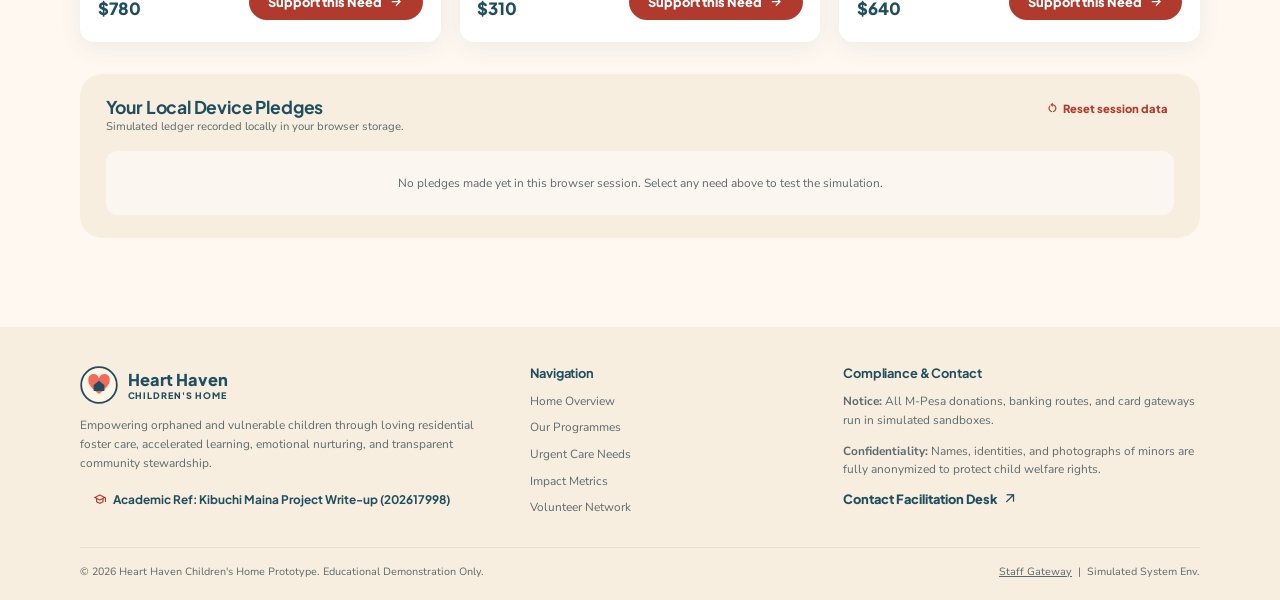
<file: needs.html>
<!DOCTYPE html>
<html lang="en">
<head>
  <meta charset="UTF-8">
  <meta name="viewport" content="width=device-width, initial-scale=1">
  <title>Current Needs | Heart Haven</title>
  <meta name="description" content="Browse the current needs of Heart Haven Children's Home and sponsor one with a simulated pledge.">
  <link rel="preconnect" href="https://fonts.googleapis.com">
  <link rel="preconnect" href="https://fonts.gstatic.com" crossorigin>
  <link href="https://fonts.googleapis.com/css2?family=Nunito+Sans:wght@400;600;700;800&family=Plus+Jakarta+Sans:wght@500;700;800&display=swap" rel="stylesheet">
  <link href="https://fonts.googleapis.com/css2?family=Material+Symbols+Outlined:opsz,wght,FILL,GRAD@20..48,400..600,0..1,0" rel="stylesheet">
  <link rel="icon" href="images/logo.svg" type="image/svg+xml">
  <link rel="stylesheet" href="css/style.css">
</head>
<body>
  <div class="notice-bar"><strong>Learning Prototype:</strong> For educational demonstration only. Does not replace legal processes of a real children's home. Sample data used. Simulated payments.</div>
  <header class="site-header">
    <div class="container header-row">
      <a class="brand" href="index.html"><img class="brand-mark" src="images/logo.svg" alt=""><span class="brand-text"><strong>Heart Haven</strong><small>CHILDREN'S HOME</small></span></a>
      <button class="menu-toggle" type="button" aria-expanded="false" aria-controls="site-nav" aria-label="Open menu"><span class="material-symbols-outlined" aria-hidden="true">menu</span></button>
      <nav id="site-nav" class="site-nav" aria-label="Main">
        <a href="index.html">Home</a>
        <a href="programmes.html">Programmes</a>
        <a href="needs.html" aria-current="page">Needs</a>
        <a href="impact.html">Impact</a>
        <a href="volunteer.html">Volunteer</a>
        <a href="contact.html">Contact</a>
        <a href="admin.html">Admin Portal</a>
        <a class="btn btn-primary btn-sm nav-cta" href="support.html">Pledge</a>
      </nav>
    </div>
  </header>
  <main id="main">
    <section class="page-head">
      <div class="container page-head-grid">
        <div>
          <p class="eyebrow"><span class="material-symbols-outlined" aria-hidden="true">volunteer_activism</span> Direct child welfare stewardship</p>
          <h1>Current Needs &amp; Sponsor Pledges</h1>
          <p>Browse transparent, verified requirements for our children. Choose an essential need to sponsor directly or make a tailored open pledge with immediate local confirmation.</p>
        </div>
        <div class="mini-stats">
          <div class="mini-stat"><span class="ic"><span class="material-symbols-outlined" aria-hidden="true">savings</span></span><span><small>Funded this quarter</small><strong>$4,950 / $6,500</strong></span></div>
          <div class="mini-stat"><span class="ic"><span class="material-symbols-outlined" aria-hidden="true">diversity_1</span></span><span><small>Community backers</small><strong>142 registered micro-pledges</strong></span><a class="btn btn-soft btn-sm" href="support.html">Quick Open</a></div>
        </div>
      </div>
    </section>
    <section class="section" style="padding-top:.6rem">
      <div class="container">
        <div class="filters" role="group" aria-label="Filter needs by category">
          <button class="filter" type="button" data-filter="all" aria-pressed="true">All Needs (12)</button><button class="filter" type="button" data-filter="education" aria-pressed="false">Education (4)</button><button class="filter" type="button" data-filter="nutrition" aria-pressed="false">Nutrition &amp; Diet (3)</button><button class="filter" type="button" data-filter="healthcare" aria-pressed="false">Healthcare (3)</button><button class="filter" type="button" data-filter="clothing" aria-pressed="false">Clothing &amp; Bedding (2)</button>
          <div class="spacer"><label class="toggle"><input type="checkbox" id="urgent-only"> Urgent only</label><span>Showing 6 essentials</span></div>
        </div>
        <div class="card-grid" id="needs-grid">
          <article class="need-card" data-category="education" data-urgent="true">
            <div class="media">
              <img src="images/education.svg" alt="Illustration for Annual Secondary Tuition &amp; Exam Fees" loading="lazy">
              <span class="pill  tag-l">Education</span>
              <span class="pill pill-red tag-r">Urgent</span>
            </div>
            <div class="body">
              <h3>Annual Secondary Tuition &amp; Exam Fees</h3>
              <p>Covers national KCSE exam registration, course textbooks, uniforms, and boarding stipends for 6 secondary students.</p>
              <div class="meta"><span>Goal: <b>$2,200</b></span><span><b>84%</b> funded</span></div>
              <div class="progress" role="progressbar" aria-label="Annual Secondary Tuition &amp; Exam Fees funding" aria-valuenow="84" aria-valuemin="0" aria-valuemax="100"><span style="width:84%"></span></div>
              <div class="foot"><div><small>Collected</small><strong>$1,850</strong></div><a class="btn btn-primary btn-sm" href="support.html">Support this Need <span class="material-symbols-outlined" aria-hidden="true">arrow_forward</span></a></div>
            </div>
          </article>
          <article class="need-card" data-category="nutrition" data-urgent="true">
            <div class="media">
              <img src="images/nutrition.svg" alt="Illustration for Fresh Dairy &amp; Toddler Nutrition Packs" loading="lazy">
              <span class="pill  tag-l">Nutrition</span>
              <span class="pill pill-red tag-r">Urgent</span>
            </div>
            <div class="body">
              <h3>Fresh Dairy &amp; Toddler Nutrition Packs</h3>
              <p>Provides pasteurized milk, fortified oats, vitamins, and preventative formula for 14 nursery residents.</p>
              <div class="meta"><span>Goal: <b>$600</b></span><span><b>70%</b> funded</span></div>
              <div class="progress" role="progressbar" aria-label="Fresh Dairy &amp; Toddler Nutrition Packs funding" aria-valuenow="70" aria-valuemin="0" aria-valuemax="100"><span style="width:70%"></span></div>
              <div class="foot"><div><small>Collected</small><strong>$420</strong></div><a class="btn btn-primary btn-sm" href="support.html">Support this Need <span class="material-symbols-outlined" aria-hidden="true">arrow_forward</span></a></div>
            </div>
          </article>
          <article class="need-card" data-category="healthcare" data-urgent="true">
            <div class="media">
              <img src="images/health.svg" alt="Illustration for Specialized Pediatric Dental &amp; Vision Clinic" loading="lazy">
              <span class="pill  tag-l">Healthcare</span>
              <span class="pill pill-red tag-r">Urgent</span>
            </div>
            <div class="body">
              <h3>Specialized Pediatric Dental &amp; Vision Clinic</h3>
              <p>Comprehensive physical check-ups, dental screening, corrective eyewear, and routine clinical supplies.</p>
              <div class="meta"><span>Goal: <b>$1,500</b></span><span><b>63%</b> funded</span></div>
              <div class="progress" role="progressbar" aria-label="Specialized Pediatric Dental &amp; Vision Clinic funding" aria-valuenow="63" aria-valuemin="0" aria-valuemax="100"><span style="width:63%"></span></div>
              <div class="foot"><div><small>Collected</small><strong>$950</strong></div><a class="btn btn-primary btn-sm" href="support.html">Support this Need <span class="material-symbols-outlined" aria-hidden="true">arrow_forward</span></a></div>
            </div>
          </article>
          <article class="need-card" data-category="clothing" data-urgent="false">
            <div class="media">
              <img src="images/bedding.svg" alt="Illustration for Winter Warm Blankets &amp; Comforters (30 sets)" loading="lazy">
              <span class="pill  tag-l">Shelter &amp; Bedding</span>
              <span class="pill pill-yellow tag-r">Almost Funded</span>
            </div>
            <div class="body">
              <h3>Winter Warm Blankets &amp; Comforters (30 sets)</h3>
              <p>High-durability hypoallergenic bedding sets for every resident cottage, insulated during cold nights.</p>
              <div class="meta"><span>Goal: <b>$800</b></span><span><b>97%</b> funded</span></div>
              <div class="progress" role="progressbar" aria-label="Winter Warm Blankets &amp; Comforters (30 sets) funding" aria-valuenow="97" aria-valuemin="0" aria-valuemax="100"><span style="width:97%"></span></div>
              <div class="foot"><div><small>Collected</small><strong>$780</strong></div><a class="btn btn-primary btn-sm" href="support.html">Support this Need <span class="material-symbols-outlined" aria-hidden="true">arrow_forward</span></a></div>
            </div>
          </article>
          <article class="need-card" data-category="healthcare" data-urgent="false">
            <div class="media">
              <img src="images/mental.svg" alt="Illustration for Play Therapy &amp; Art Counseling Supplies" loading="lazy">
              <span class="pill  tag-l">Mental Health</span>
              <span class="pill pill-light tag-r">Ongoing Care</span>
            </div>
            <div class="body">
              <h3>Play Therapy &amp; Art Counseling Supplies</h3>
              <p>Restocks expressive art kits, non-toxic paints, and clinical therapeutic sets for our on-site counselors.</p>
              <div class="meta"><span>Goal: <b>$500</b></span><span><b>62%</b> funded</span></div>
              <div class="progress" role="progressbar" aria-label="Play Therapy &amp; Art Counseling Supplies funding" aria-valuenow="62" aria-valuemin="0" aria-valuemax="100"><span style="width:62%"></span></div>
              <div class="foot"><div><small>Collected</small><strong>$310</strong></div><a class="btn btn-primary btn-sm" href="support.html">Support this Need <span class="material-symbols-outlined" aria-hidden="true">arrow_forward</span></a></div>
            </div>
          </article>
          <article class="need-card" data-category="education" data-urgent="false">
            <div class="media">
              <img src="images/transport.svg" alt="Illustration for Bicycle Maintenance &amp; Transportation Van Fuel" loading="lazy">
              <span class="pill  tag-l">Logistics &amp; School Transit</span>
              <span class="pill pill-light tag-r">Core Routine</span>
            </div>
            <div class="body">
              <h3>Bicycle Maintenance &amp; Transportation Van Fuel</h3>
              <p>Ensures safe daily travel to day academies, emergency hospital transport, and cycle maintenance.</p>
              <div class="meta"><span>Goal: <b>$900</b></span><span><b>71%</b> funded</span></div>
              <div class="progress" role="progressbar" aria-label="Bicycle Maintenance &amp; Transportation Van Fuel funding" aria-valuenow="71" aria-valuemin="0" aria-valuemax="100"><span style="width:71%"></span></div>
              <div class="foot"><div><small>Collected</small><strong>$640</strong></div><a class="btn btn-primary btn-sm" href="support.html">Support this Need <span class="material-symbols-outlined" aria-hidden="true">arrow_forward</span></a></div>
            </div>
          </article>
        </div>
        <div class="pledge-box">
          <header><div><h3>Your Local Device Pledges</h3><small>Simulated ledger recorded locally in your browser storage.</small></div><button class="reset" type="button"><span class="material-symbols-outlined" aria-hidden="true">restart_alt</span> Reset session data</button></header>
          <div class="empty">No pledges made yet in this browser session. Select any need above to test the simulation.</div>
        </div>
      </div>
    </section>
  </main>
  <footer class="site-footer">
    <div class="container">
      <div class="footer-grid">
        <div class="footer-brand">
          <a class="brand" href="index.html"><img class="brand-mark" src="images/logo.svg" alt=""><span class="brand-text"><strong>Heart Haven</strong><small>CHILDREN'S HOME</small></span></a>
          <p>Empowering orphaned and vulnerable children through loving residential foster care, accelerated learning, emotional nurturing, and transparent community stewardship.</p>
          <span class="chip"><span class="material-symbols-outlined" aria-hidden="true">school</span> Academic Ref: Kibuchi Maina Project Write-up (202617998)</span>
        </div>
        <div>
          <h4>Navigation</h4>
          <ul>
            <li><a href="index.html">Home Overview</a></li>
            <li><a href="programmes.html">Our Programmes</a></li>
            <li><a href="needs.html">Urgent Care Needs</a></li>
            <li><a href="impact.html">Impact Metrics</a></li>
            <li><a href="volunteer.html">Volunteer Network</a></li>
          </ul>
        </div>
        <div>
          <h4>Compliance &amp; Contact</h4>
          <p><strong>Notice:</strong> All M-Pesa donations, banking routes, and card gateways run in simulated sandboxes.</p>
          <p><strong>Confidentiality:</strong> Names, identities, and photographs of minors are fully anonymized to protect child welfare rights.</p>
          <a class="btn-link" href="contact.html">Contact Facilitation Desk <span class="material-symbols-outlined" aria-hidden="true">arrow_outward</span></a>
        </div>
      </div>
      <div class="footer-bottom">
        <span>&copy; 2026 Heart Haven Children's Home Prototype. Educational Demonstration Only.</span>
        <span><a href="admin.html">Staff Gateway</a> &nbsp;|&nbsp; Simulated System Env.</span>
      </div>
    </div>
  </footer>
  <script src="js/main.js"></script>
</body>
</html>
</file>
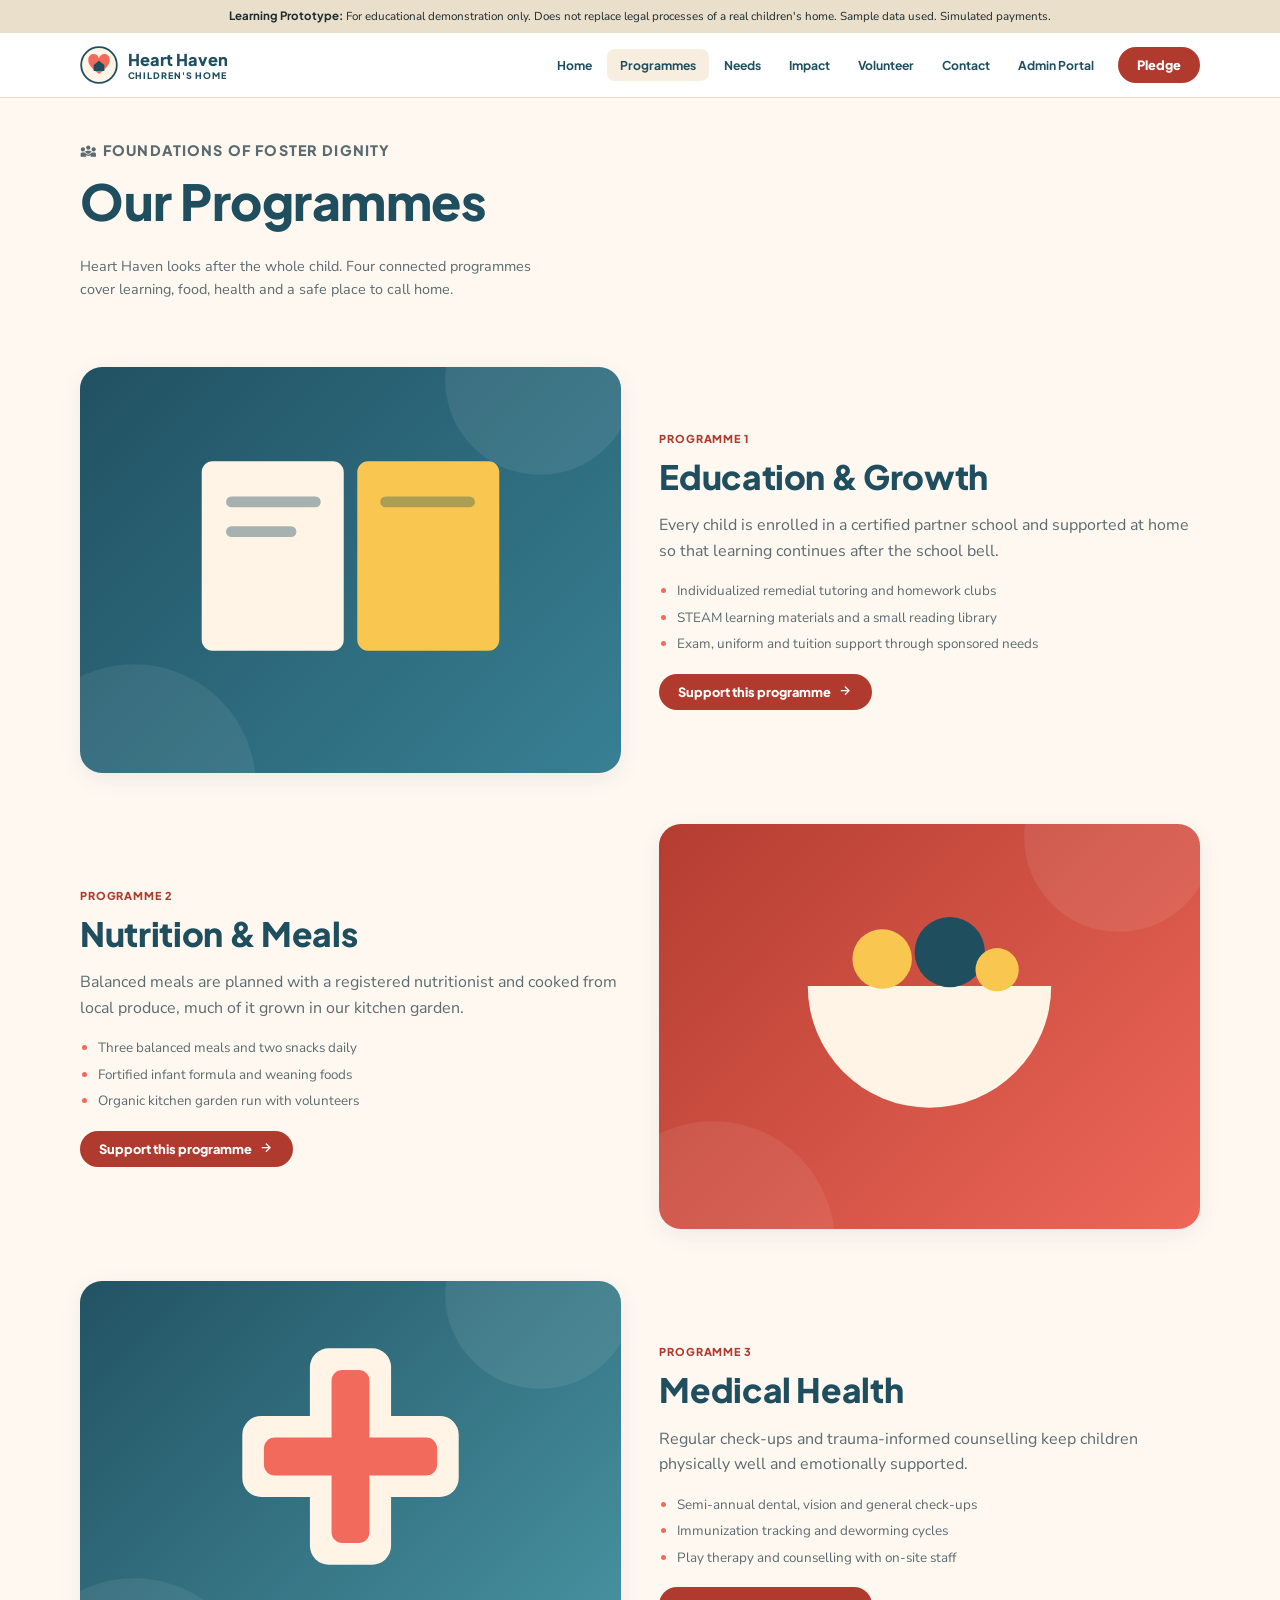
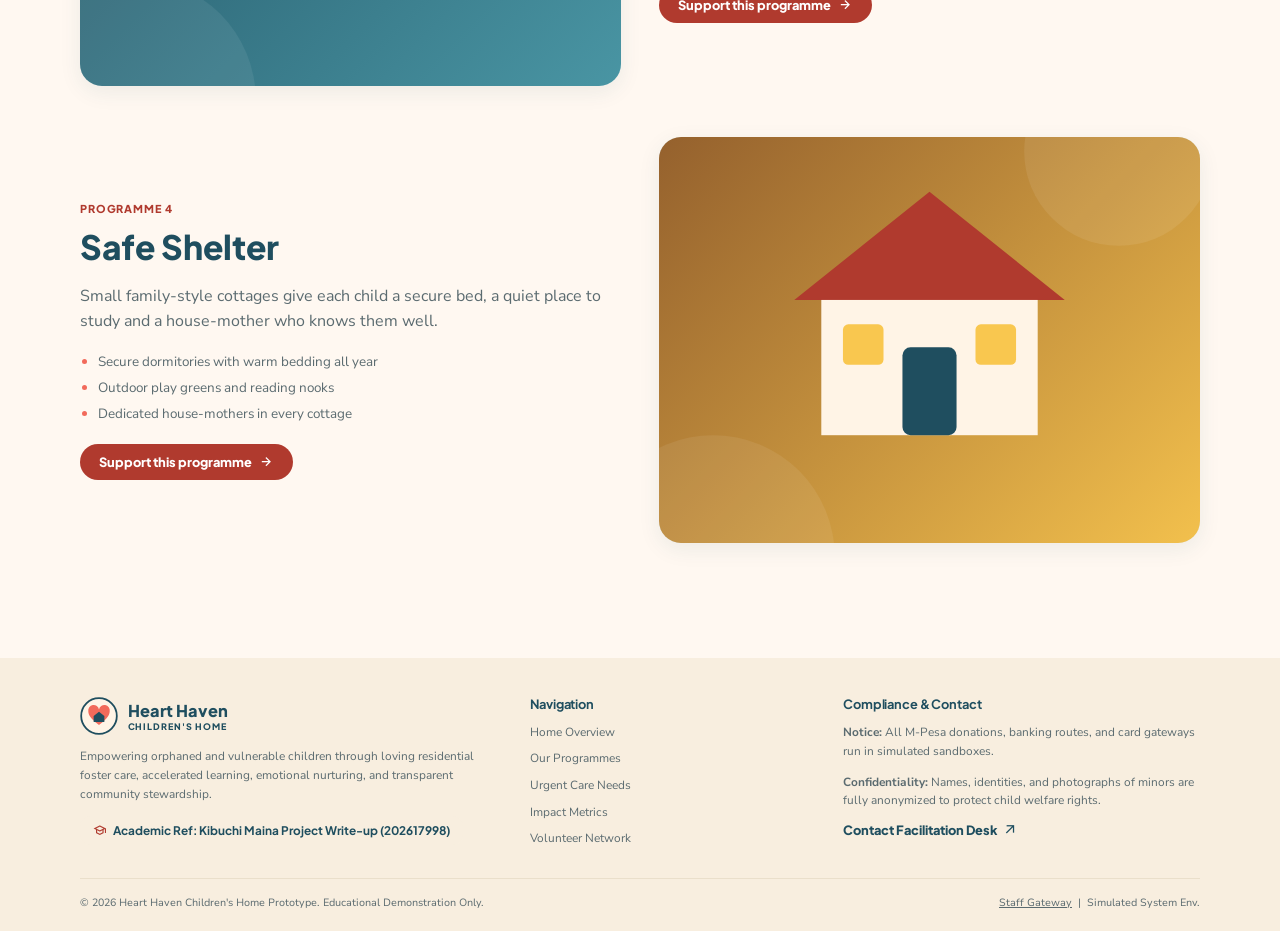
<file: programmes.html>
<!DOCTYPE html>
<html lang="en">
<head>
  <meta charset="UTF-8">
  <meta name="viewport" content="width=device-width, initial-scale=1">
  <title>Programmes | Heart Haven</title>
  <meta name="description" content="The four care programmes at Heart Haven Children's Home: education, nutrition, medical health and safe shelter.">
  <link rel="preconnect" href="https://fonts.googleapis.com">
  <link rel="preconnect" href="https://fonts.gstatic.com" crossorigin>
  <link href="https://fonts.googleapis.com/css2?family=Nunito+Sans:wght@400;600;700;800&family=Plus+Jakarta+Sans:wght@500;700;800&display=swap" rel="stylesheet">
  <link href="https://fonts.googleapis.com/css2?family=Material+Symbols+Outlined:opsz,wght,FILL,GRAD@20..48,400..600,0..1,0" rel="stylesheet">
  <link rel="icon" href="images/logo.svg" type="image/svg+xml">
  <link rel="stylesheet" href="css/style.css">
</head>
<body>
  <div class="notice-bar"><strong>Learning Prototype:</strong> For educational demonstration only. Does not replace legal processes of a real children's home. Sample data used. Simulated payments.</div>
  <header class="site-header">
    <div class="container header-row">
      <a class="brand" href="index.html"><img class="brand-mark" src="images/logo.svg" alt=""><span class="brand-text"><strong>Heart Haven</strong><small>CHILDREN'S HOME</small></span></a>
      <button class="menu-toggle" type="button" aria-expanded="false" aria-controls="site-nav" aria-label="Open menu"><span class="material-symbols-outlined" aria-hidden="true">menu</span></button>
      <nav id="site-nav" class="site-nav" aria-label="Main">
        <a href="index.html">Home</a>
        <a href="programmes.html" aria-current="page">Programmes</a>
        <a href="needs.html">Needs</a>
        <a href="impact.html">Impact</a>
        <a href="volunteer.html">Volunteer</a>
        <a href="contact.html">Contact</a>
        <a href="admin.html">Admin Portal</a>
        <a class="btn btn-primary btn-sm nav-cta" href="support.html">Pledge</a>
      </nav>
    </div>
  </header>
  <main id="main">
    <section class="page-head">
      <div class="container"><p class="eyebrow"><span class="material-symbols-outlined" aria-hidden="true">diversity_3</span> Foundations of foster dignity</p><h1>Our Programmes</h1><p>Heart Haven looks after the whole child. Four connected programmes cover learning, food, health and a safe place to call home.</p></div>
    </section>
    <section class="section" style="padding-top:.2rem">
      <div class="container">
        <div class="programme"><div class="p-art"><img src="images/education.svg" alt="Illustration for Education &amp; Growth" loading="lazy"></div><div><p class="eyebrow">Programme 1</p><h2>Education &amp; Growth</h2><p class="muted">Every child is enrolled in a certified partner school and supported at home so that learning continues after the school bell.</p><ul><li>Individualized remedial tutoring and homework clubs</li><li>STEAM learning materials and a small reading library</li><li>Exam, uniform and tuition support through sponsored needs</li></ul><a class="btn btn-primary btn-sm" href="needs.html">Support this programme <span class="material-symbols-outlined" aria-hidden="true">arrow_forward</span></a></div></div>
        <div class="programme"><div class="p-art"><img src="images/nutrition.svg" alt="Illustration for Nutrition &amp; Meals" loading="lazy"></div><div><p class="eyebrow">Programme 2</p><h2>Nutrition &amp; Meals</h2><p class="muted">Balanced meals are planned with a registered nutritionist and cooked from local produce, much of it grown in our kitchen garden.</p><ul><li>Three balanced meals and two snacks daily</li><li>Fortified infant formula and weaning foods</li><li>Organic kitchen garden run with volunteers</li></ul><a class="btn btn-primary btn-sm" href="needs.html">Support this programme <span class="material-symbols-outlined" aria-hidden="true">arrow_forward</span></a></div></div>
        <div class="programme"><div class="p-art"><img src="images/health.svg" alt="Illustration for Medical Health" loading="lazy"></div><div><p class="eyebrow">Programme 3</p><h2>Medical Health</h2><p class="muted">Regular check-ups and trauma-informed counselling keep children physically well and emotionally supported.</p><ul><li>Semi-annual dental, vision and general check-ups</li><li>Immunization tracking and deworming cycles</li><li>Play therapy and counselling with on-site staff</li></ul><a class="btn btn-primary btn-sm" href="needs.html">Support this programme <span class="material-symbols-outlined" aria-hidden="true">arrow_forward</span></a></div></div>
        <div class="programme"><div class="p-art"><img src="images/shelter.svg" alt="Illustration for Safe Shelter" loading="lazy"></div><div><p class="eyebrow">Programme 4</p><h2>Safe Shelter</h2><p class="muted">Small family-style cottages give each child a secure bed, a quiet place to study and a house-mother who knows them well.</p><ul><li>Secure dormitories with warm bedding all year</li><li>Outdoor play greens and reading nooks</li><li>Dedicated house-mothers in every cottage</li></ul><a class="btn btn-primary btn-sm" href="needs.html">Support this programme <span class="material-symbols-outlined" aria-hidden="true">arrow_forward</span></a></div></div>
      </div>
    </section>
  </main>
  <footer class="site-footer">
    <div class="container">
      <div class="footer-grid">
        <div class="footer-brand">
          <a class="brand" href="index.html"><img class="brand-mark" src="images/logo.svg" alt=""><span class="brand-text"><strong>Heart Haven</strong><small>CHILDREN'S HOME</small></span></a>
          <p>Empowering orphaned and vulnerable children through loving residential foster care, accelerated learning, emotional nurturing, and transparent community stewardship.</p>
          <span class="chip"><span class="material-symbols-outlined" aria-hidden="true">school</span> Academic Ref: Kibuchi Maina Project Write-up (202617998)</span>
        </div>
        <div>
          <h4>Navigation</h4>
          <ul>
            <li><a href="index.html">Home Overview</a></li>
            <li><a href="programmes.html">Our Programmes</a></li>
            <li><a href="needs.html">Urgent Care Needs</a></li>
            <li><a href="impact.html">Impact Metrics</a></li>
            <li><a href="volunteer.html">Volunteer Network</a></li>
          </ul>
        </div>
        <div>
          <h4>Compliance &amp; Contact</h4>
          <p><strong>Notice:</strong> All M-Pesa donations, banking routes, and card gateways run in simulated sandboxes.</p>
          <p><strong>Confidentiality:</strong> Names, identities, and photographs of minors are fully anonymized to protect child welfare rights.</p>
          <a class="btn-link" href="contact.html">Contact Facilitation Desk <span class="material-symbols-outlined" aria-hidden="true">arrow_outward</span></a>
        </div>
      </div>
      <div class="footer-bottom">
        <span>&copy; 2026 Heart Haven Children's Home Prototype. Educational Demonstration Only.</span>
        <span><a href="admin.html">Staff Gateway</a> &nbsp;|&nbsp; Simulated System Env.</span>
      </div>
    </div>
  </footer>
  <script src="js/main.js"></script>
</body>
</html>
</file>
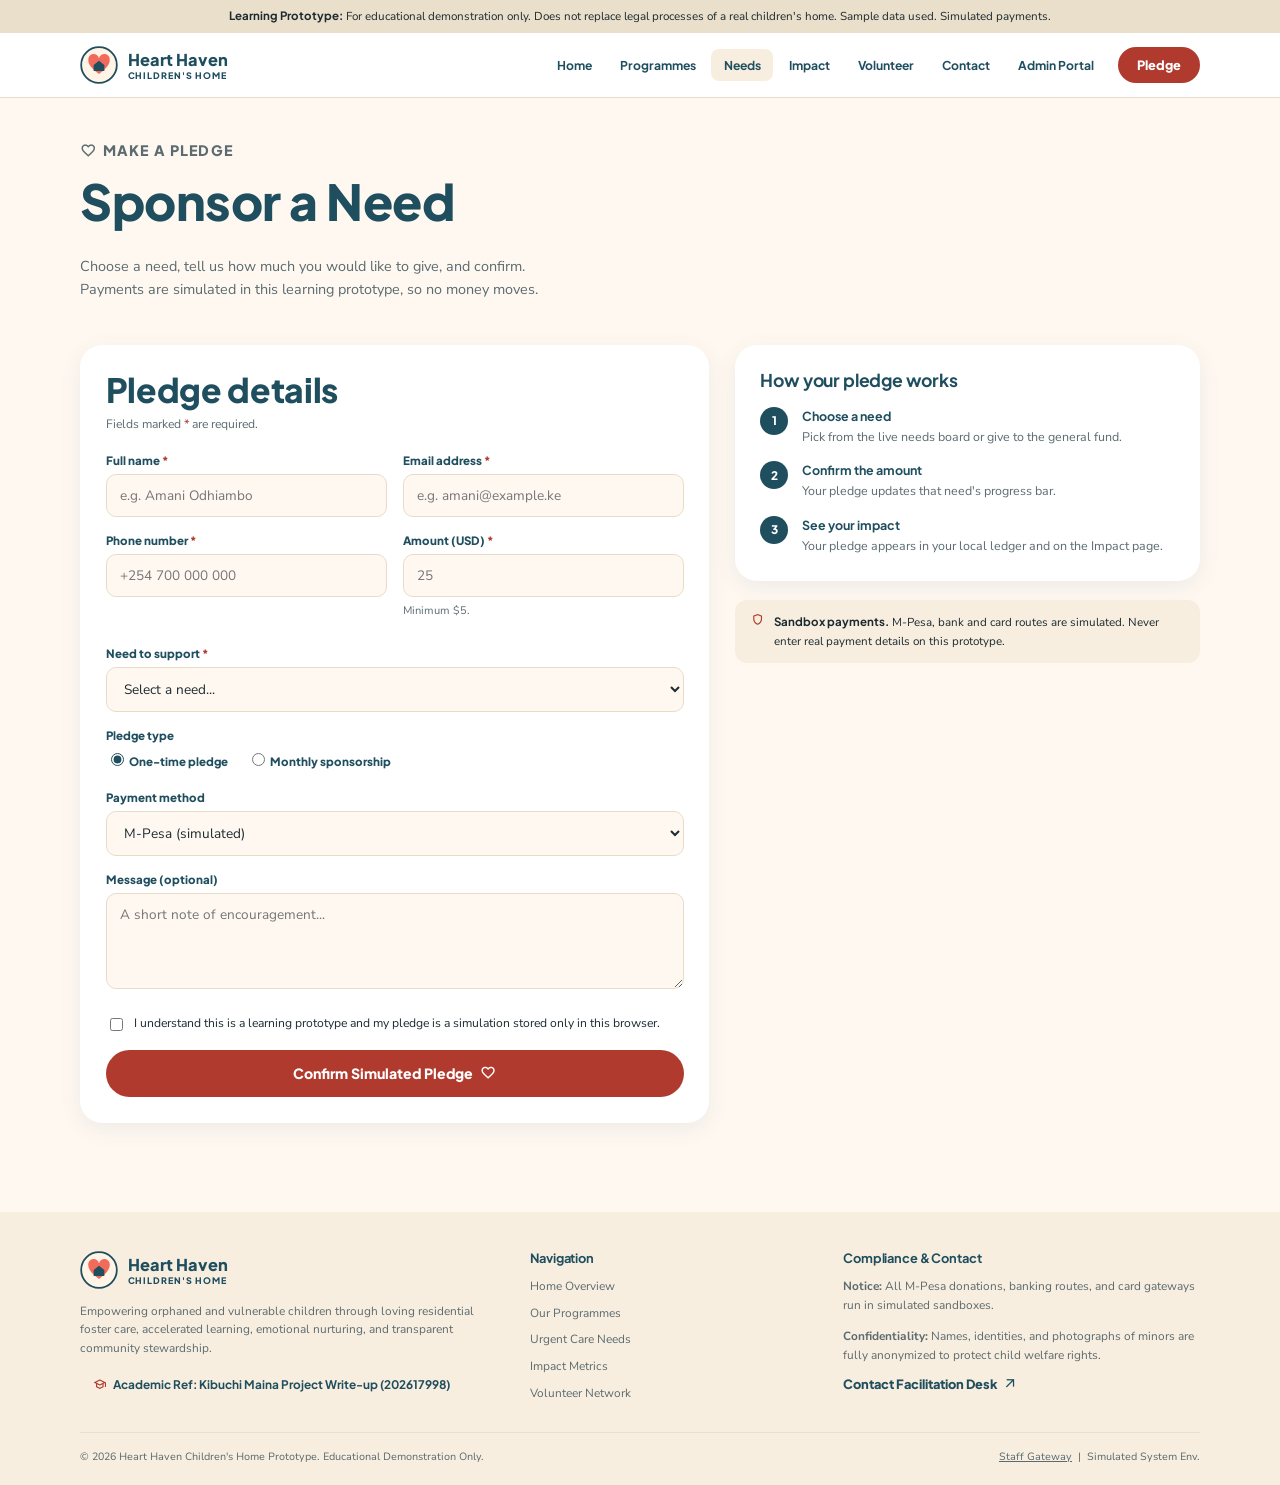
<file: support.html>
<!DOCTYPE html>
<html lang="en">
<head>
  <meta charset="UTF-8">
  <meta name="viewport" content="width=device-width, initial-scale=1">
  <title>Support a Need | Heart Haven</title>
  <meta name="description" content="Make a simulated pledge to sponsor a need at Heart Haven Children's Home.">
  <link rel="preconnect" href="https://fonts.googleapis.com">
  <link rel="preconnect" href="https://fonts.gstatic.com" crossorigin>
  <link href="https://fonts.googleapis.com/css2?family=Nunito+Sans:wght@400;600;700;800&family=Plus+Jakarta+Sans:wght@500;700;800&display=swap" rel="stylesheet">
  <link href="https://fonts.googleapis.com/css2?family=Material+Symbols+Outlined:opsz,wght,FILL,GRAD@20..48,400..600,0..1,0" rel="stylesheet">
  <link rel="icon" href="images/logo.svg" type="image/svg+xml">
  <link rel="stylesheet" href="css/style.css">
</head>
<body>
  <div class="notice-bar"><strong>Learning Prototype:</strong> For educational demonstration only. Does not replace legal processes of a real children's home. Sample data used. Simulated payments.</div>
  <header class="site-header">
    <div class="container header-row">
      <a class="brand" href="index.html"><img class="brand-mark" src="images/logo.svg" alt=""><span class="brand-text"><strong>Heart Haven</strong><small>CHILDREN'S HOME</small></span></a>
      <button class="menu-toggle" type="button" aria-expanded="false" aria-controls="site-nav" aria-label="Open menu"><span class="material-symbols-outlined" aria-hidden="true">menu</span></button>
      <nav id="site-nav" class="site-nav" aria-label="Main">
        <a href="index.html">Home</a>
        <a href="programmes.html">Programmes</a>
        <a href="needs.html" aria-current="page">Needs</a>
        <a href="impact.html">Impact</a>
        <a href="volunteer.html">Volunteer</a>
        <a href="contact.html">Contact</a>
        <a href="admin.html">Admin Portal</a>
        <a class="btn btn-primary btn-sm nav-cta" href="support.html">Pledge</a>
      </nav>
    </div>
  </header>
  <main id="main">
    <section class="page-head">
      <div class="container">
        <p class="eyebrow"><span class="material-symbols-outlined" aria-hidden="true">favorite</span> Make a pledge</p>
        <h1>Sponsor a Need</h1>
        <p>Choose a need, tell us how much you would like to give, and confirm. Payments are simulated in this learning prototype, so no money moves.</p>
      </div>
    </section>
    <section class="section" style="padding-top:.4rem">
      <div class="container split">
        <form class="form-card" action="#" novalidate>
          <h2>Pledge details</h2>
          <p class="sub">Fields marked <span style="color:var(--red)">*</span> are required.</p>
          <div class="row-2">
            <div class="field"><label for="name">Full name <span class="req">*</span></label><input type="text" id="name" name="name" placeholder="e.g. Amani Odhiambo" autocomplete="name" required></div>
            <div class="field"><label for="email">Email address <span class="req">*</span></label><input type="email" id="email" name="email" placeholder="e.g. amani@example.ke" autocomplete="email" required></div>
          </div>
          <div class="row-2">
            <div class="field"><label for="phone">Phone number <span class="req">*</span></label><input type="tel" id="phone" name="phone" placeholder="+254 700 000 000" autocomplete="tel" required></div>
            <div class="field"><label for="amount">Amount (USD) <span class="req">*</span></label><input type="number" id="amount" name="amount" min="5" step="1" placeholder="25" required><p class="hint">Minimum $5.</p></div>
          </div>
          <div class="field"><label for="need">Need to support <span class="req">*</span></label><select id="need" name="need" required><option value="">Select a need...</option><option>Annual Secondary Tuition &amp; Exam Fees</option><option>Fresh Dairy &amp; Toddler Nutrition Packs</option><option>Specialized Pediatric Dental &amp; Vision Clinic</option><option>Winter Warm Blankets &amp; Comforters (30 sets)</option><option>Play Therapy &amp; Art Counseling Supplies</option><option>Bicycle Maintenance &amp; Transportation Van Fuel</option><option>General fund (where it is needed most)</option></select></div>
          <fieldset class="field"><legend>Pledge type</legend><div class="radio-row"><label class="check"><input type="radio" name="type" value="one-time" checked> One-time pledge</label><label class="check"><input type="radio" name="type" value="monthly"> Monthly sponsorship</label></div></fieldset>
          <div class="field"><label for="payment">Payment method</label><select id="payment" name="payment"><option>M-Pesa (simulated)</option><option>Bank transfer (simulated)</option><option>Pay at the home</option></select></div>
          <div class="field"><label for="message">Message (optional)</label><textarea id="message" name="message" placeholder="A short note of encouragement..."></textarea></div>
          <label class="check" style="margin-bottom:1rem"><input type="checkbox" required> I understand this is a learning prototype and my pledge is a simulation stored only in this browser.</label>
          <button class="btn btn-primary btn-block" type="submit">Confirm Simulated Pledge <span class="material-symbols-outlined" aria-hidden="true">favorite</span></button>
        </form>
        <aside class="stack">
          <div class="form-card"><h3>How your pledge works</h3><ol class="steps" style="margin-top:1rem">
            <li><span><b>Choose a need</b>Pick from the live needs board or give to the general fund.</span></li>
            <li><span><b>Confirm the amount</b>Your pledge updates that need's progress bar.</span></li>
            <li><span><b>See your impact</b>Your pledge appears in your local ledger and on the Impact page.</span></li>
          </ol></div>
          <div class="notice"><span class="material-symbols-outlined" aria-hidden="true">shield</span><span><b>Sandbox payments.</b> M-Pesa, bank and card routes are simulated. Never enter real payment details on this prototype.</span></div>
        </aside>
      </div>
    </section>
  </main>
  <footer class="site-footer">
    <div class="container">
      <div class="footer-grid">
        <div class="footer-brand">
          <a class="brand" href="index.html"><img class="brand-mark" src="images/logo.svg" alt=""><span class="brand-text"><strong>Heart Haven</strong><small>CHILDREN'S HOME</small></span></a>
          <p>Empowering orphaned and vulnerable children through loving residential foster care, accelerated learning, emotional nurturing, and transparent community stewardship.</p>
          <span class="chip"><span class="material-symbols-outlined" aria-hidden="true">school</span> Academic Ref: Kibuchi Maina Project Write-up (202617998)</span>
        </div>
        <div>
          <h4>Navigation</h4>
          <ul>
            <li><a href="index.html">Home Overview</a></li>
            <li><a href="programmes.html">Our Programmes</a></li>
            <li><a href="needs.html">Urgent Care Needs</a></li>
            <li><a href="impact.html">Impact Metrics</a></li>
            <li><a href="volunteer.html">Volunteer Network</a></li>
          </ul>
        </div>
        <div>
          <h4>Compliance &amp; Contact</h4>
          <p><strong>Notice:</strong> All M-Pesa donations, banking routes, and card gateways run in simulated sandboxes.</p>
          <p><strong>Confidentiality:</strong> Names, identities, and photographs of minors are fully anonymized to protect child welfare rights.</p>
          <a class="btn-link" href="contact.html">Contact Facilitation Desk <span class="material-symbols-outlined" aria-hidden="true">arrow_outward</span></a>
        </div>
      </div>
      <div class="footer-bottom">
        <span>&copy; 2026 Heart Haven Children's Home Prototype. Educational Demonstration Only.</span>
        <span><a href="admin.html">Staff Gateway</a> &nbsp;|&nbsp; Simulated System Env.</span>
      </div>
    </div>
  </footer>
  <script src="js/main.js"></script>
</body>
</html>
</file>
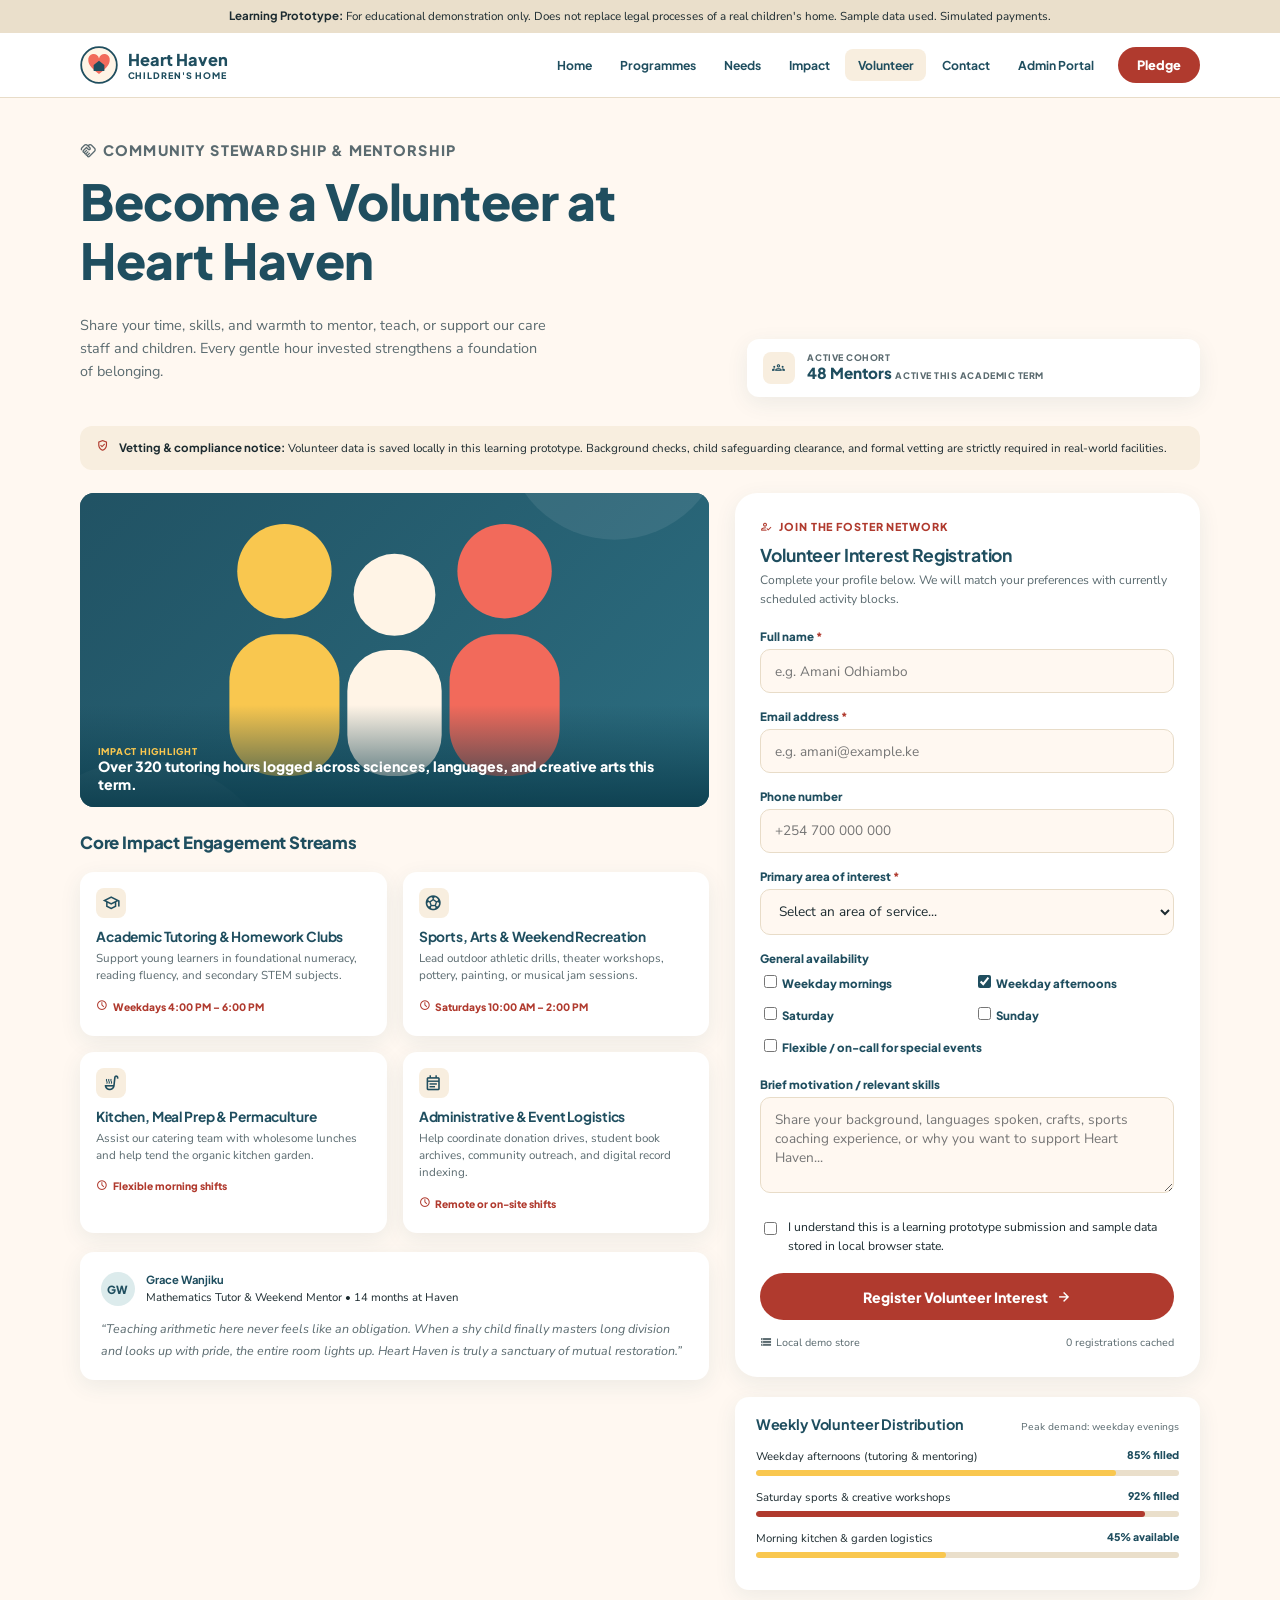
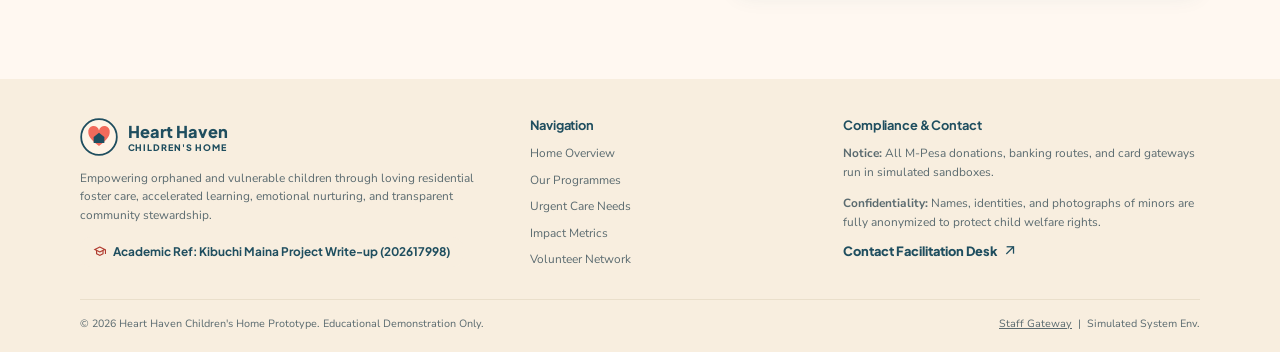
<file: volunteer.html>
<!DOCTYPE html>
<html lang="en">
<head>
  <meta charset="UTF-8">
  <meta name="viewport" content="width=device-width, initial-scale=1">
  <title>Volunteer | Heart Haven</title>
  <meta name="description" content="Register your interest in volunteering at Heart Haven Children's Home.">
  <link rel="preconnect" href="https://fonts.googleapis.com">
  <link rel="preconnect" href="https://fonts.gstatic.com" crossorigin>
  <link href="https://fonts.googleapis.com/css2?family=Nunito+Sans:wght@400;600;700;800&family=Plus+Jakarta+Sans:wght@500;700;800&display=swap" rel="stylesheet">
  <link href="https://fonts.googleapis.com/css2?family=Material+Symbols+Outlined:opsz,wght,FILL,GRAD@20..48,400..600,0..1,0" rel="stylesheet">
  <link rel="icon" href="images/logo.svg" type="image/svg+xml">
  <link rel="stylesheet" href="css/style.css">
</head>
<body>
  <div class="notice-bar"><strong>Learning Prototype:</strong> For educational demonstration only. Does not replace legal processes of a real children's home. Sample data used. Simulated payments.</div>
  <header class="site-header">
    <div class="container header-row">
      <a class="brand" href="index.html"><img class="brand-mark" src="images/logo.svg" alt=""><span class="brand-text"><strong>Heart Haven</strong><small>CHILDREN'S HOME</small></span></a>
      <button class="menu-toggle" type="button" aria-expanded="false" aria-controls="site-nav" aria-label="Open menu"><span class="material-symbols-outlined" aria-hidden="true">menu</span></button>
      <nav id="site-nav" class="site-nav" aria-label="Main">
        <a href="index.html">Home</a>
        <a href="programmes.html">Programmes</a>
        <a href="needs.html">Needs</a>
        <a href="impact.html">Impact</a>
        <a href="volunteer.html" aria-current="page">Volunteer</a>
        <a href="contact.html">Contact</a>
        <a href="admin.html">Admin Portal</a>
        <a class="btn btn-primary btn-sm nav-cta" href="support.html">Pledge</a>
      </nav>
    </div>
  </header>
  <main id="main">
    <section class="page-head">
      <div class="container page-head-grid">
        <div>
          <p class="eyebrow"><span class="material-symbols-outlined" aria-hidden="true">handshake</span> Community stewardship &amp; mentorship</p>
          <h1>Become a Volunteer at Heart Haven</h1>
          <p>Share your time, skills, and warmth to mentor, teach, or support our care staff and children. Every gentle hour invested strengthens a foundation of belonging.</p>
        </div>
        <div class="mini-stats"><div class="mini-stat"><span class="ic"><span class="material-symbols-outlined" aria-hidden="true">groups</span></span><span><small>Active cohort</small><strong>48 Mentors</strong>&nbsp;<small style="display:inline">Active this academic term</small></span></div></div>
      </div>
    </section>
    <section class="section" style="padding-top:.4rem">
      <div class="container">
        <div class="notice" style="margin-bottom:1.4rem"><span class="material-symbols-outlined" aria-hidden="true">gpp_good</span><span><b>Vetting &amp; compliance notice:</b> Volunteer data is saved locally in this learning prototype. Background checks, child safeguarding clearance, and formal vetting are strictly required in real-world facilities.</span></div>
        <div class="split">
          <div class="stack">
            <div class="photo-card"><img src="images/volunteers.svg" alt="Illustration of volunteers and children"><div class="caption"><small>Impact highlight</small>Over 320 tutoring hours logged across sciences, languages, and creative arts this term.</div></div>
            <h2 style="font-size:1.05rem;margin:.4rem 0 0">Core Impact Engagement Streams</h2>
            <div class="streams">
              <div class="stream"><span class="ic"><span class="material-symbols-outlined" aria-hidden="true">school</span></span><h3>Academic Tutoring &amp; Homework Clubs</h3><p>Support young learners in foundational numeracy, reading fluency, and secondary STEM subjects.</p><span class="when"><span class="material-symbols-outlined" aria-hidden="true">schedule</span> Weekdays 4:00 PM &ndash; 6:00 PM</span></div>
              <div class="stream"><span class="ic"><span class="material-symbols-outlined" aria-hidden="true">sports_soccer</span></span><h3>Sports, Arts &amp; Weekend Recreation</h3><p>Lead outdoor athletic drills, theater workshops, pottery, painting, or musical jam sessions.</p><span class="when"><span class="material-symbols-outlined" aria-hidden="true">schedule</span> Saturdays 10:00 AM &ndash; 2:00 PM</span></div>
              <div class="stream"><span class="ic"><span class="material-symbols-outlined" aria-hidden="true">soup_kitchen</span></span><h3>Kitchen, Meal Prep &amp; Permaculture</h3><p>Assist our catering team with wholesome lunches and help tend the organic kitchen garden.</p><span class="when"><span class="material-symbols-outlined" aria-hidden="true">schedule</span> Flexible morning shifts</span></div>
              <div class="stream"><span class="ic"><span class="material-symbols-outlined" aria-hidden="true">event_note</span></span><h3>Administrative &amp; Event Logistics</h3><p>Help coordinate donation drives, student book archives, community outreach, and digital record indexing.</p><span class="when"><span class="material-symbols-outlined" aria-hidden="true">schedule</span> Remote or on-site shifts</span></div>
            </div>
            <div class="quote-card"><div class="who"><span class="avatar">GW</span><span><b>Grace Wanjiku</b>Mathematics Tutor &amp; Weekend Mentor &bull; 14 months at Haven</span></div><blockquote>&ldquo;Teaching arithmetic here never feels like an obligation. When a shy child finally masters long division and looks up with pride, the entire room lights up. Heart Haven is truly a sanctuary of mutual restoration.&rdquo;</blockquote></div>
          </div>
          <div class="stack">
            <form class="form-card" action="#" novalidate>
              <p class="eyebrow"><span class="material-symbols-outlined" aria-hidden="true">how_to_reg</span> Join the foster network</p>
              <h3 style="font-size:1.1rem">Volunteer Interest Registration</h3>
              <p class="sub">Complete your profile below. We will match your preferences with currently scheduled activity blocks.</p>
              <div class="field"><label for="v-name">Full name <span class="req">*</span></label><input type="text" id="v-name" name="name" placeholder="e.g. Amani Odhiambo" required></div>
              <div class="field"><label for="v-email">Email address <span class="req">*</span></label><input type="email" id="v-email" name="email" placeholder="e.g. amani@example.ke" required></div>
              <div class="field"><label for="v-phone">Phone number</label><input type="tel" id="v-phone" name="phone" placeholder="+254 700 000 000"></div>
              <div class="field"><label for="v-area">Primary area of interest <span class="req">*</span></label><select id="v-area" name="area" required><option value="">Select an area of service...</option><option>Academic tutoring</option><option>Sports, arts &amp; recreation</option><option>Kitchen &amp; garden</option><option>Administration &amp; events</option></select></div>
              <fieldset class="field"><legend>General availability</legend><div class="checks">
                <label class="check"><input type="checkbox" name="avail" value="weekday-mornings"> Weekday mornings</label>
                <label class="check"><input type="checkbox" name="avail" value="weekday-afternoons" checked> Weekday afternoons</label>
                <label class="check"><input type="checkbox" name="avail" value="saturday"> Saturday</label>
                <label class="check"><input type="checkbox" name="avail" value="sunday"> Sunday</label>
                <label class="check" style="grid-column:1/-1"><input type="checkbox" name="avail" value="flexible"> Flexible / on-call for special events</label>
              </div></fieldset>
              <div class="field"><label for="v-note">Brief motivation / relevant skills</label><textarea id="v-note" name="note" placeholder="Share your background, languages spoken, crafts, sports coaching experience, or why you want to support Heart Haven..."></textarea></div>
              <label class="check" style="margin-bottom:1rem"><input type="checkbox" required> I understand this is a learning prototype submission and sample data stored in local browser state.</label>
              <button class="btn btn-primary btn-block" type="submit">Register Volunteer Interest <span class="material-symbols-outlined" aria-hidden="true">arrow_forward</span></button>
              <div class="form-foot"><span><span class="material-symbols-outlined" aria-hidden="true">storage</span> Local demo store</span><span>0 registrations cached</span></div>
            </form>
            <div class="bars"><header><h3>Weekly Volunteer Distribution</h3><small>Peak demand: weekday evenings</small></header>
              <div class="bar-row"><div class="lbl"><span>Weekday afternoons (tutoring &amp; mentoring)</span><b>85% filled</b></div><div class="progress" role="progressbar" aria-valuenow="85" aria-valuemin="0" aria-valuemax="100" aria-label="Weekday afternoons (tutoring &amp; mentoring)"><span style="width:85%"></span></div></div><div class="bar-row"><div class="lbl"><span>Saturday sports &amp; creative workshops</span><b>92% filled</b></div><div class="progress red" role="progressbar" aria-valuenow="92" aria-valuemin="0" aria-valuemax="100" aria-label="Saturday sports &amp; creative workshops"><span style="width:92%"></span></div></div><div class="bar-row"><div class="lbl"><span>Morning kitchen &amp; garden logistics</span><b>45% available</b></div><div class="progress" role="progressbar" aria-valuenow="45" aria-valuemin="0" aria-valuemax="100" aria-label="Morning kitchen &amp; garden logistics"><span style="width:45%"></span></div></div>
            </div>
          </div>
        </div>
      </div>
    </section>
  </main>
  <footer class="site-footer">
    <div class="container">
      <div class="footer-grid">
        <div class="footer-brand">
          <a class="brand" href="index.html"><img class="brand-mark" src="images/logo.svg" alt=""><span class="brand-text"><strong>Heart Haven</strong><small>CHILDREN'S HOME</small></span></a>
          <p>Empowering orphaned and vulnerable children through loving residential foster care, accelerated learning, emotional nurturing, and transparent community stewardship.</p>
          <span class="chip"><span class="material-symbols-outlined" aria-hidden="true">school</span> Academic Ref: Kibuchi Maina Project Write-up (202617998)</span>
        </div>
        <div>
          <h4>Navigation</h4>
          <ul>
            <li><a href="index.html">Home Overview</a></li>
            <li><a href="programmes.html">Our Programmes</a></li>
            <li><a href="needs.html">Urgent Care Needs</a></li>
            <li><a href="impact.html">Impact Metrics</a></li>
            <li><a href="volunteer.html">Volunteer Network</a></li>
          </ul>
        </div>
        <div>
          <h4>Compliance &amp; Contact</h4>
          <p><strong>Notice:</strong> All M-Pesa donations, banking routes, and card gateways run in simulated sandboxes.</p>
          <p><strong>Confidentiality:</strong> Names, identities, and photographs of minors are fully anonymized to protect child welfare rights.</p>
          <a class="btn-link" href="contact.html">Contact Facilitation Desk <span class="material-symbols-outlined" aria-hidden="true">arrow_outward</span></a>
        </div>
      </div>
      <div class="footer-bottom">
        <span>&copy; 2026 Heart Haven Children's Home Prototype. Educational Demonstration Only.</span>
        <span><a href="admin.html">Staff Gateway</a> &nbsp;|&nbsp; Simulated System Env.</span>
      </div>
    </div>
  </footer>
  <script src="js/main.js"></script>
</body>
</html>
</file>
<file: css/style.css>
/* ==========================================================
   Heart Haven - shared stylesheet
   Palette from the design file: Primary #1F4E5F, Secondary #F26A5B,
   Tertiary #F9C74F, Neutral #FFF4E6.  Fonts: Plus Jakarta Sans + Nunito Sans.
   ========================================================== */
:root {
  --teal: #1F4E5F;
  --teal-deep: #0B3C4C;
  --teal-soft: #DCEBEC;
  --coral: #F26A5B;
  --red: #B03A2E;
  --red-dark: #8E2B21;
  --yellow: #F9C74F;
  --cream: #FFF8F1;
  --sand: #F8EEDF;
  --sand-2: #EADFCB;
  --white: #FFFFFF;
  --ink: #1C2B30;
  --muted: #5B6B70;
  --line: #E8DCC8;
  --radius: 14px;
  --radius-lg: 22px;
  --shadow: 0 6px 22px rgba(31, 78, 95, .08);
  --font-head: 'Plus Jakarta Sans', 'Segoe UI', Arial, sans-serif;
  --font-body: 'Nunito Sans', 'Segoe UI', Arial, sans-serif;
}

*, *::before, *::after { box-sizing: border-box; }
html { scroll-behavior: smooth; }
body {
  margin: 0; font-family: var(--font-body); font-size: 1rem; line-height: 1.6;
  color: var(--ink); background: var(--cream); -webkit-font-smoothing: antialiased;
}
img, svg { max-width: 100%; display: block; }
a { color: var(--teal); }
h1, h2, h3, h4 { font-family: var(--font-head); color: var(--teal); line-height: 1.18; margin: 0 0 .5em; letter-spacing: -.01em; }
h1 { font-size: clamp(2rem, 4.6vw, 3.1rem); font-weight: 800; }
h2 { font-size: clamp(1.5rem, 3vw, 2.1rem); font-weight: 800; }
h3 { font-size: 1.1rem; font-weight: 700; }
p { margin: 0 0 1em; }
:focus-visible { outline: 3px solid var(--yellow); outline-offset: 2px; border-radius: 6px; }
.container { width: min(1120px, 100% - 2.5rem); margin-inline: auto; }
.material-symbols-outlined { font-size: 1.15em; width: 1em; height: 1em; line-height: 1; overflow: hidden; white-space: nowrap; display: inline-block; flex: none; vertical-align: -.2em; font-variation-settings: 'FILL' 0, 'wght' 500; }
.sr-only { position: absolute; width: 1px; height: 1px; overflow: hidden; clip: rect(0 0 0 0); white-space: nowrap; }
.muted { color: var(--muted); }
.eyebrow { font-family: var(--font-head); font-size: .68rem; font-weight: 800; letter-spacing: .08em; text-transform: uppercase; color: var(--red); margin-bottom: .6rem; display: flex; align-items: center; gap: .4rem; }

/* ---------- buttons, chips ---------- */
.btn { display: inline-flex; align-items: center; justify-content: center; gap: .45rem; font: 800 .88rem var(--font-head); padding: .8rem 1.4rem; border-radius: 999px; border: 2px solid transparent; cursor: pointer; text-decoration: none; transition: background .2s, color .2s, border-color .2s; }
.btn-primary { background: var(--red); color: #fff; }
.btn-primary:hover { background: var(--red-dark); }
.btn-soft { background: var(--sand); color: var(--teal); border-color: var(--sand-2); }
.btn-soft:hover { background: var(--sand-2); }
.btn-dark { background: var(--teal); color: #fff; }
.btn-dark:hover { background: var(--teal-deep); }
.btn-sm { padding: .5rem 1.05rem; font-size: .8rem; }
.btn-block { width: 100%; }
.btn-link { font: 800 .8rem var(--font-head); color: var(--teal); text-decoration: none; display: inline-flex; gap: .3rem; align-items: center; }
.btn-link:hover { text-decoration: underline; }
.chip { display: inline-flex; align-items: center; gap: .4rem; font: 700 .74rem var(--font-head); background: var(--sand); color: var(--teal); padding: .45rem .8rem; border-radius: 10px; }
.chip .material-symbols-outlined { color: var(--red); }
.pill { display: inline-block; font: 800 .62rem var(--font-head); letter-spacing: .04em; text-transform: uppercase; padding: .22rem .55rem; border-radius: 999px; background: var(--teal); color: #fff; }
.pill-red { background: var(--red); }
.pill-yellow { background: var(--yellow); color: var(--teal-deep); }
.pill-light { background: #fff; color: var(--teal); }

/* ---------- notice bar + header ---------- */
.notice-bar { background: var(--sand-2); color: var(--ink); font-size: .72rem; text-align: center; padding: .45rem 1rem; }
.notice-bar strong { font-family: var(--font-head); }
.site-header { position: sticky; top: 0; z-index: 50; background: #fff; border-bottom: 1px solid var(--line); }
.header-row { display: flex; align-items: center; justify-content: space-between; gap: 1rem; min-height: 64px; }
.brand { display: flex; align-items: center; gap: .6rem; text-decoration: none; }
.brand-mark { width: 38px; height: 38px; }
.brand-text { display: flex; flex-direction: column; line-height: 1.05; }
.brand-text strong { font: 800 1.02rem var(--font-head); color: var(--teal); }
.brand-text small { font: 800 .56rem var(--font-head); letter-spacing: .1em; color: var(--teal); }
.site-nav { display: flex; align-items: center; gap: .15rem; }
.site-nav a:not(.btn) { font: 700 .76rem var(--font-head); color: var(--teal); text-decoration: none; padding: .5rem .8rem; border-radius: 8px; }
.site-nav a:not(.btn):hover { background: var(--sand); }
.site-nav a[aria-current="page"] { background: var(--sand); }
.site-nav .nav-cta { margin-left: .6rem; }
.menu-toggle { display: none; background: none; border: 0; color: var(--teal); padding: .4rem; border-radius: 8px; cursor: pointer; }
.menu-toggle .material-symbols-outlined { font-size: 1.8rem; }

.proto-strip { background: var(--sand); border-radius: 999px; margin-top: 1rem; padding: .5rem 1rem; display: flex; flex-wrap: wrap; gap: .3rem 1rem; justify-content: space-between; font-size: .7rem; }
.proto-strip b { color: var(--red); font-family: var(--font-head); text-transform: uppercase; letter-spacing: .04em; }
.proto-strip .ref { font-family: var(--font-head); font-weight: 800; color: var(--teal); }

/* ---------- hero ---------- */
.hero { padding: 3.2rem 0 2.4rem; }
.hero-grid { display: grid; grid-template-columns: 1.1fr .9fr; gap: 3rem; align-items: center; }
.hero p.lead { color: var(--muted); max-width: 46ch; font-size: .95rem; }
.hero-actions { display: flex; flex-wrap: wrap; align-items: center; gap: .8rem; margin: 1.6rem 0; }
.trust-row { display: flex; flex-wrap: wrap; gap: .6rem; }
.hero-art { position: relative; }
.hero-art .frame { border-radius: var(--radius-lg); overflow: hidden; box-shadow: var(--shadow); aspect-ratio: 4 / 5; position: relative; background: var(--teal); }
.hero-art .frame img { width: 100%; height: 100%; object-fit: cover; }
.hero-art .caption { position: absolute; inset: auto 0 0 0; padding: 3rem 1.2rem 1rem; background: linear-gradient(transparent, rgba(11,60,76,.85)); color: #fff; }
.hero-art .caption small { display: block; font: 800 .6rem var(--font-head); letter-spacing: .08em; text-transform: uppercase; color: var(--yellow); }
.hero-art .caption strong { font: 800 1rem var(--font-head); }
.float-card { position: absolute; left: -1.2rem; bottom: -1.2rem; background: #fff; border-radius: 12px; box-shadow: var(--shadow); padding: .7rem .9rem; display: flex; gap: .6rem; align-items: center; font-size: .7rem; }
.float-card .dot { width: 30px; height: 30px; border-radius: 50%; background: #FDE3DE; color: var(--red); display: grid; place-items: center; }
.float-card strong { display: block; font: 800 .74rem var(--font-head); color: var(--teal); }

/* ---------- generic sections ---------- */
.section { padding: 2.6rem 0; }
.section-head { display: flex; align-items: end; justify-content: space-between; gap: 1rem; margin-bottom: 1.4rem; flex-wrap: wrap; }
.section-head h2 { margin: 0; }
.section-center { text-align: center; max-width: 56ch; margin: 0 auto 2rem; }
.panel { background: var(--sand); border-radius: var(--radius-lg); padding: 2rem; }

.stat-grid { display: grid; grid-template-columns: repeat(4, 1fr); gap: 1rem; margin-top: 1.4rem; }
.stat { background: #fff; border-radius: var(--radius); padding: 1.1rem; box-shadow: var(--shadow); }
.stat .top { display: flex; justify-content: space-between; align-items: center; margin-bottom: .6rem; }
.stat .ic { width: 32px; height: 32px; border-radius: 8px; background: var(--sand); color: var(--teal); display: grid; place-items: center; }
.stat .num { font: 800 2.3rem/1 var(--font-head); color: var(--teal); }
.stat .num.red { color: var(--red); }
.stat strong { display: block; font: 800 .72rem var(--font-head); color: var(--teal); margin: .35rem 0 .2rem; }
.stat p { font-size: .68rem; color: var(--muted); margin: 0; line-height: 1.45; }

/* ---------- need cards ---------- */
.card-grid { display: grid; grid-template-columns: repeat(3, 1fr); gap: 1.2rem; }
.need-card { background: #fff; border-radius: var(--radius); box-shadow: var(--shadow); overflow: hidden; display: flex; flex-direction: column; }
.need-card .media { position: relative; aspect-ratio: 16 / 9; background: var(--teal-soft); }
.need-card .media img { width: 100%; height: 100%; object-fit: cover; }
.need-card .media .tag-l, .need-card .media .tag-r { position: absolute; top: .6rem; }
.need-card .media .tag-l { left: .6rem; }
.need-card .media .tag-r { right: .6rem; }
.need-card .media .tag-b { position: absolute; left: .6rem; bottom: .6rem; }
.need-card .body { padding: 1rem 1.1rem 1.2rem; display: flex; flex-direction: column; gap: .5rem; flex: 1; }
.need-card h3 { margin: 0; font-size: .98rem; }
.need-card p { font-size: .75rem; color: var(--muted); margin: 0; line-height: 1.5; }
.need-card .meta { display: flex; justify-content: space-between; font-size: .68rem; color: var(--muted); margin-top: auto; padding-top: .4rem; }
.need-card .meta b { color: var(--teal); }
.progress { height: 6px; border-radius: 999px; background: var(--sand-2); overflow: hidden; }
.progress > span { display: block; height: 100%; background: var(--yellow); border-radius: 999px; }
.progress.done > span { background: var(--teal); }
.need-card .pct { text-align: right; font: 800 .66rem var(--font-head); color: var(--teal); }
.need-card .foot { display: flex; align-items: center; justify-content: space-between; gap: .6rem; margin-top: .5rem; }
.need-card .foot small { display: block; font-size: .62rem; color: var(--muted); }
.need-card .foot strong { font: 800 1.05rem var(--font-head); color: var(--teal); }

/* ---------- pillars + story + cta ---------- */
.pillars { display: grid; grid-template-columns: repeat(4, 1fr); gap: 1rem; }
.pillar { background: #fff; border-radius: var(--radius); padding: 1.2rem; box-shadow: var(--shadow); }
.pillar .ic { width: 38px; height: 38px; border-radius: 10px; background: var(--sand); color: var(--teal); display: grid; place-items: center; margin-bottom: 2.2rem; }
.pillar p { font-size: .72rem; color: var(--muted); margin: 0; line-height: 1.55; }
.story { display: grid; grid-template-columns: 280px 1fr; gap: 2rem; align-items: center; background: var(--sand); border-radius: var(--radius-lg); padding: 2rem; }
.story .photo { border-radius: var(--radius); overflow: hidden; aspect-ratio: 4 / 3; position: relative; background: var(--teal-soft); }
.story .photo img { width: 100%; height: 100%; object-fit: cover; }
.story .photo .pill { position: absolute; left: .6rem; top: .6rem; }
.story blockquote { margin: 0 0 1rem; font-size: .84rem; color: var(--ink); line-height: 1.75; }
.story .by { display: flex; flex-wrap: wrap; gap: .4rem 1.2rem; align-items: center; font-size: .72rem; }
.story .by b { display: block; color: var(--teal); font-family: var(--font-head); }
.story .by .heart { color: var(--red); font: 800 .7rem var(--font-head); display: inline-flex; gap: .3rem; align-items: center; }
.cta-band { background: var(--teal-deep); color: #fff; text-align: center; border-radius: var(--radius-lg); padding: 3.2rem 1.5rem; position: relative; overflow: hidden; }
.cta-band::before, .cta-band::after { content: ""; position: absolute; border-radius: 50%; background: rgba(255,255,255,.05); }
.cta-band::before { width: 220px; height: 220px; left: -60px; top: -60px; }
.cta-band::after { width: 260px; height: 260px; right: -70px; bottom: -90px; }
.cta-band > * { position: relative; }
.cta-band h2 { color: #fff; max-width: 20ch; margin-inline: auto; }
.cta-band p { color: #BFD8DB; max-width: 52ch; margin-inline: auto; font-size: .85rem; }
.cta-band .actions { display: flex; flex-wrap: wrap; gap: .8rem; justify-content: center; margin: 1.4rem 0 1.2rem; }
.cta-band .btn-soft { background: #1F5668; color: #fff; border-color: #2B6A7E; }
.cta-band small { color: #8FB4BA; font-size: .68rem; }
.cta-band small a { color: #BFD8DB; }

/* ---------- page header ---------- */
.page-head { padding: 2.6rem 0 1.4rem; }
.page-head-grid { display: grid; grid-template-columns: 1.4fr 1fr; gap: 2rem; align-items: end; }
.page-head p { color: var(--muted); max-width: 52ch; font-size: .9rem; }
.mini-stats { display: grid; gap: .7rem; }
.mini-stat { background: #fff; border-radius: 12px; box-shadow: var(--shadow); padding: .8rem 1rem; display: flex; align-items: center; gap: .8rem; font-size: .7rem; }
.mini-stat .ic { width: 32px; height: 32px; border-radius: 8px; background: var(--sand); color: var(--teal); display: grid; place-items: center; }
.mini-stat small { display: block; font: 800 .56rem var(--font-head); letter-spacing: .06em; text-transform: uppercase; color: var(--muted); }
.mini-stat strong { font: 800 .95rem var(--font-head); color: var(--teal); }
.mini-stat .btn { margin-left: auto; }

/* ---------- filters ---------- */
.filters { display: flex; flex-wrap: wrap; align-items: center; gap: .5rem; margin-bottom: 1.4rem; }
.filter { font: 800 .7rem var(--font-head); background: var(--sand); color: var(--teal); border: 0; border-radius: 999px; padding: .5rem .95rem; cursor: pointer; }
.filter[aria-pressed="true"] { background: var(--teal); color: #fff; }
.filters .spacer { margin-left: auto; display: flex; gap: .9rem; align-items: center; font-size: .7rem; color: var(--muted); }
.toggle { display: inline-flex; align-items: center; gap: .5rem; font: 700 .72rem var(--font-head); color: var(--teal); }
.toggle input { appearance: none; width: 36px; height: 20px; border-radius: 999px; background: var(--sand-2); position: relative; cursor: pointer; transition: background .2s; }
.toggle input::after { content: ""; position: absolute; top: 2px; left: 2px; width: 16px; height: 16px; border-radius: 50%; background: #fff; transition: transform .2s; }
.toggle input:checked { background: var(--teal); }
.toggle input:checked::after { transform: translateX(16px); }

.pledge-box { background: var(--sand); border-radius: var(--radius-lg); padding: 1.4rem 1.6rem; margin-top: 2rem; }
.pledge-box header { display: flex; justify-content: space-between; align-items: baseline; gap: 1rem; flex-wrap: wrap; }
.pledge-box h3 { margin: 0; }
.pledge-box header small { color: var(--muted); font-size: .7rem; display: block; }
.pledge-box .reset { color: var(--red); font: 800 .7rem var(--font-head); background: none; border: 0; cursor: pointer; display: inline-flex; gap: .3rem; align-items: center; }
.empty { background: rgba(255,255,255,.55); border-radius: 12px; text-align: center; padding: 1.4rem 1rem; margin-top: 1rem; font-size: .74rem; color: var(--muted); }

/* ---------- forms ---------- */
.form-card { background: #fff; border-radius: var(--radius-lg); box-shadow: var(--shadow); padding: 1.6rem; }
.form-card h2, .form-card h3 { margin-bottom: .3rem; }
.form-card .sub { font-size: .76rem; color: var(--muted); margin-bottom: 1.2rem; }
.field { margin-bottom: 1rem; }
.field label, .field legend { display: block; font: 800 .72rem var(--font-head); color: var(--teal); margin-bottom: .35rem; padding: 0; }
.field .req { color: var(--red); }
.field input[type="text"], .field input[type="email"], .field input[type="tel"], .field input[type="number"], .field select, .field textarea {
  width: 100%; font: .85rem var(--font-body); color: var(--ink); background: var(--cream); border: 1.5px solid var(--line); border-radius: 10px; padding: .7rem .85rem;
}
.field textarea { min-height: 96px; resize: vertical; }
.field input:focus, .field select:focus, .field textarea:focus { outline: none; border-color: var(--coral); box-shadow: 0 0 0 3px rgba(242,106,91,.2); }
.field .hint { font-size: .68rem; color: var(--muted); margin-top: .3rem; }
fieldset.field { border: 0; padding: 0; margin: 0 0 1rem; min-width: 0; }
.checks { display: grid; grid-template-columns: 1fr 1fr; gap: .4rem .8rem; }
.check { display: flex; gap: .5rem; align-items: flex-start; font-size: .76rem; }
.check input { accent-color: var(--teal); margin-top: .25rem; }
.row-2 { display: grid; grid-template-columns: 1fr 1fr; gap: 0 1rem; }
.form-foot { display: flex; justify-content: space-between; font-size: .66rem; color: var(--muted); margin-top: .9rem; }
.notice { display: flex; gap: .6rem; background: var(--sand); border-radius: 12px; padding: .8rem 1rem; font-size: .72rem; color: var(--ink); }
.notice .material-symbols-outlined { color: var(--red); }
.notice b { font-family: var(--font-head); }

/* ---------- two-column layouts ---------- */
.split { display: grid; grid-template-columns: 1.15fr .85fr; gap: 1.6rem; align-items: start; }
.stack { display: grid; gap: 1.2rem; }
.streams { display: grid; grid-template-columns: 1fr 1fr; gap: 1rem; }
.stream { background: #fff; border-radius: var(--radius); box-shadow: var(--shadow); padding: 1rem; }
.stream .ic { width: 30px; height: 30px; border-radius: 8px; background: var(--sand); color: var(--teal); display: grid; place-items: center; margin-bottom: .7rem; }
.stream h3 { font-size: .86rem; margin-bottom: .3rem; }
.stream p { font-size: .72rem; color: var(--muted); margin-bottom: .6rem; line-height: 1.5; }
.stream .when { color: var(--red); font: 800 .64rem var(--font-head); display: inline-flex; gap: .3rem; align-items: center; }
.photo-card { position: relative; border-radius: var(--radius); overflow: hidden; aspect-ratio: 16 / 8; background: var(--teal); }
.photo-card img { width: 100%; height: 100%; object-fit: cover; }
.photo-card .caption { position: absolute; inset: auto 0 0 0; padding: 2.5rem 1.1rem .9rem; background: linear-gradient(transparent, rgba(11,60,76,.88)); color: #fff; font: 800 .88rem var(--font-head); }
.photo-card .caption small { display: block; color: var(--yellow); font-size: .58rem; letter-spacing: .08em; text-transform: uppercase; }
.quote-card { background: #fff; border-radius: var(--radius); box-shadow: var(--shadow); padding: 1.2rem 1.3rem; }
.quote-card .who { display: flex; gap: .7rem; align-items: center; margin-bottom: .7rem; font-size: .7rem; }
.quote-card .who b { display: block; font-family: var(--font-head); color: var(--teal); }
.avatar { width: 34px; height: 34px; border-radius: 50%; background: var(--teal-soft); color: var(--teal); font: 800 .7rem var(--font-head); display: grid; place-items: center; flex: none; }
.quote-card blockquote { margin: 0; font-style: italic; font-size: .78rem; color: var(--muted); line-height: 1.7; }
.bars { background: #fff; border-radius: var(--radius); box-shadow: var(--shadow); padding: 1.2rem 1.3rem; }
.bars header { display: flex; justify-content: space-between; align-items: baseline; margin-bottom: .8rem; }
.bars h3 { margin: 0; font-size: .9rem; }
.bars header small { font-size: .62rem; color: var(--muted); }
.bar-row { margin-bottom: .8rem; font-size: .7rem; }
.bar-row .lbl { display: flex; justify-content: space-between; margin-bottom: .25rem; color: var(--ink); }
.bar-row .lbl b { font: 800 .66rem var(--font-head); color: var(--teal); }
.bar-row .progress.red > span { background: var(--red); }

/* ---------- programme + news + contact ---------- */
.programme { display: grid; grid-template-columns: 1fr 1fr; gap: 2.4rem; align-items: center; padding: 1.6rem 0; }
.programme:nth-child(even) .p-art { order: 2; }
.programme .p-art { border-radius: var(--radius-lg); overflow: hidden; aspect-ratio: 4 / 3; box-shadow: var(--shadow); background: var(--teal-soft); }
.programme .p-art img { width: 100%; height: 100%; object-fit: cover; }
.programme ul { padding-left: 1.1rem; margin: 0 0 1.2rem; font-size: .84rem; color: var(--muted); }
.programme li { margin-bottom: .3rem; }
.programme li::marker { color: var(--coral); }
.news-list { display: grid; gap: 1rem; }
.news-item { background: #fff; border-radius: var(--radius); box-shadow: var(--shadow); padding: 1.1rem 1.3rem; display: grid; grid-template-columns: 90px 1fr; gap: 1rem; }
.news-item time { font: 800 .72rem var(--font-head); color: var(--red); line-height: 1.3; }
.news-item h3 { margin-bottom: .25rem; }
.news-item p { margin: 0; font-size: .8rem; color: var(--muted); }
.info-cards { display: grid; grid-template-columns: 1fr 1fr; gap: 1rem; margin-bottom: 1rem; }
.info-card { background: #fff; border-radius: var(--radius); box-shadow: var(--shadow); padding: 1rem 1.1rem; font-size: .78rem; }
.info-card .ic { width: 32px; height: 32px; border-radius: 8px; background: var(--sand); color: var(--teal); display: grid; place-items: center; margin-bottom: .6rem; }
.info-card h3 { font-size: .86rem; margin-bottom: .2rem; }
.info-card p { margin: 0; color: var(--muted); }
.map-box { border-radius: var(--radius); background: repeating-linear-gradient(45deg, var(--teal-soft), var(--teal-soft) 14px, #E9F2F2 14px, #E9F2F2 28px); min-height: 190px; display: grid; place-items: center; text-align: center; color: var(--teal); font: 800 .8rem var(--font-head); padding: 1rem; }
.steps { counter-reset: s; list-style: none; padding: 0; margin: 0; display: grid; gap: .9rem; }
.steps li { counter-increment: s; display: grid; grid-template-columns: 30px 1fr; gap: .7rem; font-size: .78rem; color: var(--muted); }
.steps li::before { content: counter(s); width: 28px; height: 28px; border-radius: 50%; background: var(--teal); color: #fff; font: 800 .74rem var(--font-head); display: grid; place-items: center; }
.steps b { display: block; color: var(--teal); font-family: var(--font-head); }
.radio-row { display: flex; gap: 1.2rem; flex-wrap: wrap; }

/* ---------- footer ---------- */
.site-footer { background: var(--sand); margin-top: 3rem; padding: 2.4rem 0 1.2rem; font-size: .76rem; }
.footer-grid { display: grid; grid-template-columns: 1.5fr 1fr 1.3fr; gap: 2.4rem; }
.site-footer h4 { font-size: .8rem; margin-bottom: .7rem; }
.site-footer p { color: var(--muted); font-size: .74rem; }
.site-footer ul { list-style: none; padding: 0; margin: 0; display: grid; gap: .45rem; }
.site-footer ul a { text-decoration: none; color: var(--muted); font-size: .74rem; }
.site-footer ul a:hover { color: var(--teal); text-decoration: underline; }
.footer-brand .brand { margin-bottom: .8rem; }
.footer-bottom { margin-top: 1.8rem; padding-top: 1rem; border-top: 1px solid var(--sand-2); display: flex; flex-wrap: wrap; justify-content: space-between; gap: .5rem 1.5rem; font-size: .66rem; color: var(--muted); }
.footer-bottom a { color: var(--muted); }

/* ---------- admin ---------- */
.admin-shell { display: grid; grid-template-columns: 230px 1fr; min-height: 100vh; background: var(--cream); }
.sidebar { background: #fff; border-right: 1px solid var(--line); padding: 1.2rem 1rem; display: flex; flex-direction: column; gap: 1rem; position: sticky; top: 0; height: 100vh; }
.sidebar .env { font-size: .64rem; color: var(--muted); background: var(--sand); border-radius: 10px; padding: .6rem .7rem; display: flex; gap: .4rem; }
.sidebar .env .material-symbols-outlined { color: var(--red); font-size: 1rem; }
.side-nav { display: grid; gap: .25rem; margin-top: .4rem; }
.side-nav a { display: flex; align-items: center; gap: .6rem; font: 700 .76rem var(--font-head); color: var(--teal); text-decoration: none; padding: .65rem .8rem; border-radius: 10px; }
.side-nav a:hover { background: var(--sand); }
.side-nav a[aria-current="page"] { background: var(--teal); color: #fff; }
.side-user { margin-top: auto; display: flex; gap: .6rem; align-items: center; font-size: .66rem; color: var(--muted); border-top: 1px solid var(--line); padding-top: .9rem; }
.side-user b { display: block; color: var(--teal); font-family: var(--font-head); font-size: .72rem; }
.admin-main { padding: 1rem 1.6rem 2rem; min-width: 0; }
.admin-top { display: flex; justify-content: space-between; align-items: center; font-size: .68rem; color: var(--muted); margin-bottom: 1rem; }
.demo-banner { display: flex; gap: .8rem; align-items: center; background: var(--sand); border: 1px solid var(--sand-2); border-radius: 12px; padding: .7rem 1rem; font-size: .68rem; margin-bottom: 1.2rem; flex-wrap: wrap; }
.demo-banner b { color: var(--red); font-family: var(--font-head); display: block; font-size: .62rem; letter-spacing: .05em; text-transform: uppercase; }
.demo-banner .pill { margin-left: auto; }
.admin-title { display: flex; justify-content: space-between; align-items: end; gap: 1rem; flex-wrap: wrap; margin-bottom: 1.2rem; }
.admin-title small { font: 800 .62rem var(--font-head); color: var(--muted); letter-spacing: .04em; text-transform: uppercase; display: block; margin-bottom: .3rem; }
.admin-title h1 { font-size: clamp(1.6rem, 3vw, 2.1rem); margin-bottom: .3rem; }
.admin-title p { color: var(--muted); font-size: .78rem; max-width: 56ch; margin: 0; }
.admin-title .btns { display: flex; gap: .6rem; flex-wrap: wrap; }
.admin-stats { display: grid; grid-template-columns: repeat(4, 1fr); gap: .9rem; margin-bottom: 1.2rem; }
.a-stat { background: #fff; border-radius: 12px; box-shadow: var(--shadow); padding: .9rem 1rem; display: flex; justify-content: space-between; gap: .5rem; }
.a-stat small { display: block; font: 800 .56rem var(--font-head); letter-spacing: .06em; text-transform: uppercase; color: var(--muted); }
.a-stat strong { display: block; font: 800 1.15rem var(--font-head); color: var(--teal); margin: .2rem 0; }
.a-stat span.sub { font-size: .62rem; color: var(--muted); }
.a-stat .up { color: var(--teal); }
.a-stat .warn { color: var(--red); }
.a-stat .ic { width: 32px; height: 32px; border-radius: 8px; background: var(--sand); color: var(--teal); display: grid; place-items: center; flex: none; }
.tabs { display: inline-flex; flex-wrap: wrap; gap: .3rem; background: var(--sand); padding: .3rem; border-radius: 999px; margin-bottom: 1.1rem; }
.tab { font: 800 .68rem var(--font-head); background: none; border: 0; color: var(--teal); padding: .5rem .9rem; border-radius: 999px; cursor: pointer; display: inline-flex; gap: .35rem; align-items: center; }
.tab[aria-selected="true"] { background: var(--teal); color: #fff; }
.admin-grid { display: grid; grid-template-columns: minmax(0, 1.7fr) minmax(0, 1fr); gap: 1.2rem; align-items: start; }
.admin-grid > * { min-width: 0; }
.table-card { background: #fff; border-radius: var(--radius); box-shadow: var(--shadow); padding: 1rem; overflow: hidden; }
.toolbar { display: flex; gap: .6rem; margin-bottom: 1rem; flex-wrap: wrap; }
.toolbar input, .toolbar select { font: .74rem var(--font-body); border: 1.5px solid var(--line); border-radius: 10px; background: var(--cream); padding: .55rem .7rem; }
.toolbar input { flex: 1; min-width: 160px; }
.table-wrap { overflow-x: auto; }
table.data { width: 100%; border-collapse: collapse; font-size: .72rem; min-width: 560px; }
table.data th { text-align: left; font: 800 .56rem var(--font-head); letter-spacing: .06em; text-transform: uppercase; color: var(--muted); padding: .55rem .5rem; border-bottom: 1px solid var(--line); }
table.data td { padding: .75rem .5rem; border-bottom: 1px solid var(--line); vertical-align: middle; }
table.data tr:last-child td { border-bottom: 0; }
table.data .item { display: flex; gap: .6rem; align-items: center; }
table.data .item .ic { width: 28px; height: 28px; border-radius: 8px; background: var(--sand); color: var(--teal); display: grid; place-items: center; flex: none; }
table.data .item b { display: block; color: var(--teal); font-family: var(--font-head); font-size: .72rem; line-height: 1.3; }
table.data .item small { color: var(--muted); font-size: .64rem; }
.cat { font: 800 .6rem var(--font-head); background: var(--teal-soft); color: var(--teal); border-radius: 6px; padding: .2rem .45rem; }
.status { font: 800 .6rem var(--font-head); border-radius: 6px; padding: .2rem .5rem; background: #FDE3DE; color: var(--red); }
.status.ok { background: var(--teal-soft); color: var(--teal); }
.status.warn { background: #FFF1C9; color: #7A5A00; }
.status.good { background: #DDF1E3; color: #1F6B3A; }
.mini-bar { min-width: 90px; }
.mini-bar .l { display: flex; justify-content: space-between; font-size: .6rem; margin-bottom: .2rem; }
.row-actions { display: flex; gap: .5rem; color: var(--muted); }
.row-actions .material-symbols-outlined { font-size: 1.05rem; cursor: pointer; }
.side-cards { display: grid; gap: 1rem; }
.activity { background: #fff; border-radius: var(--radius); box-shadow: var(--shadow); padding: 1rem; }
.activity header { display: flex; justify-content: space-between; align-items: center; }
.activity header small { display: block; font-size: .62rem; color: var(--muted); }
.activity h3 { margin: 0; font-size: .9rem; }
.live-dot { width: 8px; height: 8px; border-radius: 50%; background: var(--red); }
.act-item { background: var(--cream); border-radius: 10px; padding: .6rem .7rem; margin-top: .6rem; display: grid; grid-template-columns: 30px 1fr; gap: .6rem; font-size: .66rem; color: var(--muted); }
.act-item .avatar { width: 28px; height: 28px; font-size: .58rem; }
.act-item .top { display: flex; justify-content: space-between; gap: .5rem; }
.act-item b { color: var(--teal); font-family: var(--font-head); font-size: .72rem; }
.act-item .status { font-size: .54rem; }
.dispatch { background: var(--teal-deep); color: #fff; border-radius: var(--radius); padding: 1.1rem; }
.dispatch small { display: flex; gap: .4rem; align-items: center; font: 800 .58rem var(--font-head); letter-spacing: .06em; text-transform: uppercase; color: #BFD8DB; }
.dispatch h3 { color: #fff; font-size: 1.05rem; margin: .5rem 0 .3rem; }
.dispatch p { font-size: .68rem; color: #BFD8DB; }
.admin-note { font-size: .7rem; color: var(--muted); background: #fff; border-radius: 12px; padding: .8rem 1rem; display: flex; gap: .6rem; align-items: center; margin-top: 1rem; box-shadow: var(--shadow); }

/* ---------- responsive ---------- */
@media (max-width: 960px) {
  .hero-grid, .page-head-grid, .split, .story, .programme, .admin-grid { grid-template-columns: 1fr; }
  .programme:nth-child(even) .p-art { order: 0; }
  .card-grid { grid-template-columns: repeat(2, 1fr); }
  .stat-grid, .pillars, .admin-stats { grid-template-columns: repeat(2, 1fr); }
  .footer-grid { grid-template-columns: 1fr 1fr; }
  .footer-brand { grid-column: 1 / -1; }
  .hero-art { max-width: 460px; }
  .float-card { left: .6rem; }
  .story .photo { max-width: 360px; }
}
@media (max-width: 820px) {
  .menu-toggle { display: inline-flex; }
  .site-nav { display: none; position: absolute; inset: 100% 0 auto 0; background: #fff; flex-direction: column; align-items: stretch; padding: .8rem 1.25rem 1.2rem; border-bottom: 1px solid var(--line); box-shadow: var(--shadow); }
  .site-nav.open { display: flex; }
  .site-nav a:not(.btn) { padding: .8rem; font-size: .88rem; }
  .site-nav .nav-cta { margin: .6rem 0 0; padding: .8rem; }
  .admin-shell { grid-template-columns: 1fr; }
  .sidebar { position: static; height: auto; flex-direction: row; flex-wrap: wrap; align-items: center; padding: .8rem 1rem; }
  .sidebar .env, .side-user { display: none; }
  .side-nav { display: flex; flex-wrap: wrap; margin: 0; }
}
@media (max-width: 600px) {
  .card-grid, .streams, .info-cards, .row-2, .checks { grid-template-columns: 1fr; }
  .stat-grid, .pillars, .admin-stats { grid-template-columns: 1fr; }
  .footer-grid { grid-template-columns: 1fr; }
  .proto-strip { border-radius: 14px; }
  .news-item { grid-template-columns: 1fr; gap: .3rem; }
  .filters .spacer { margin-left: 0; width: 100%; }
  .admin-main { padding: 1rem; }
  .panel, .story, .form-card { padding: 1.2rem; }
}
@media (prefers-reduced-motion: reduce) { html { scroll-behavior: auto; } * { transition: none !important; } }
</file>
